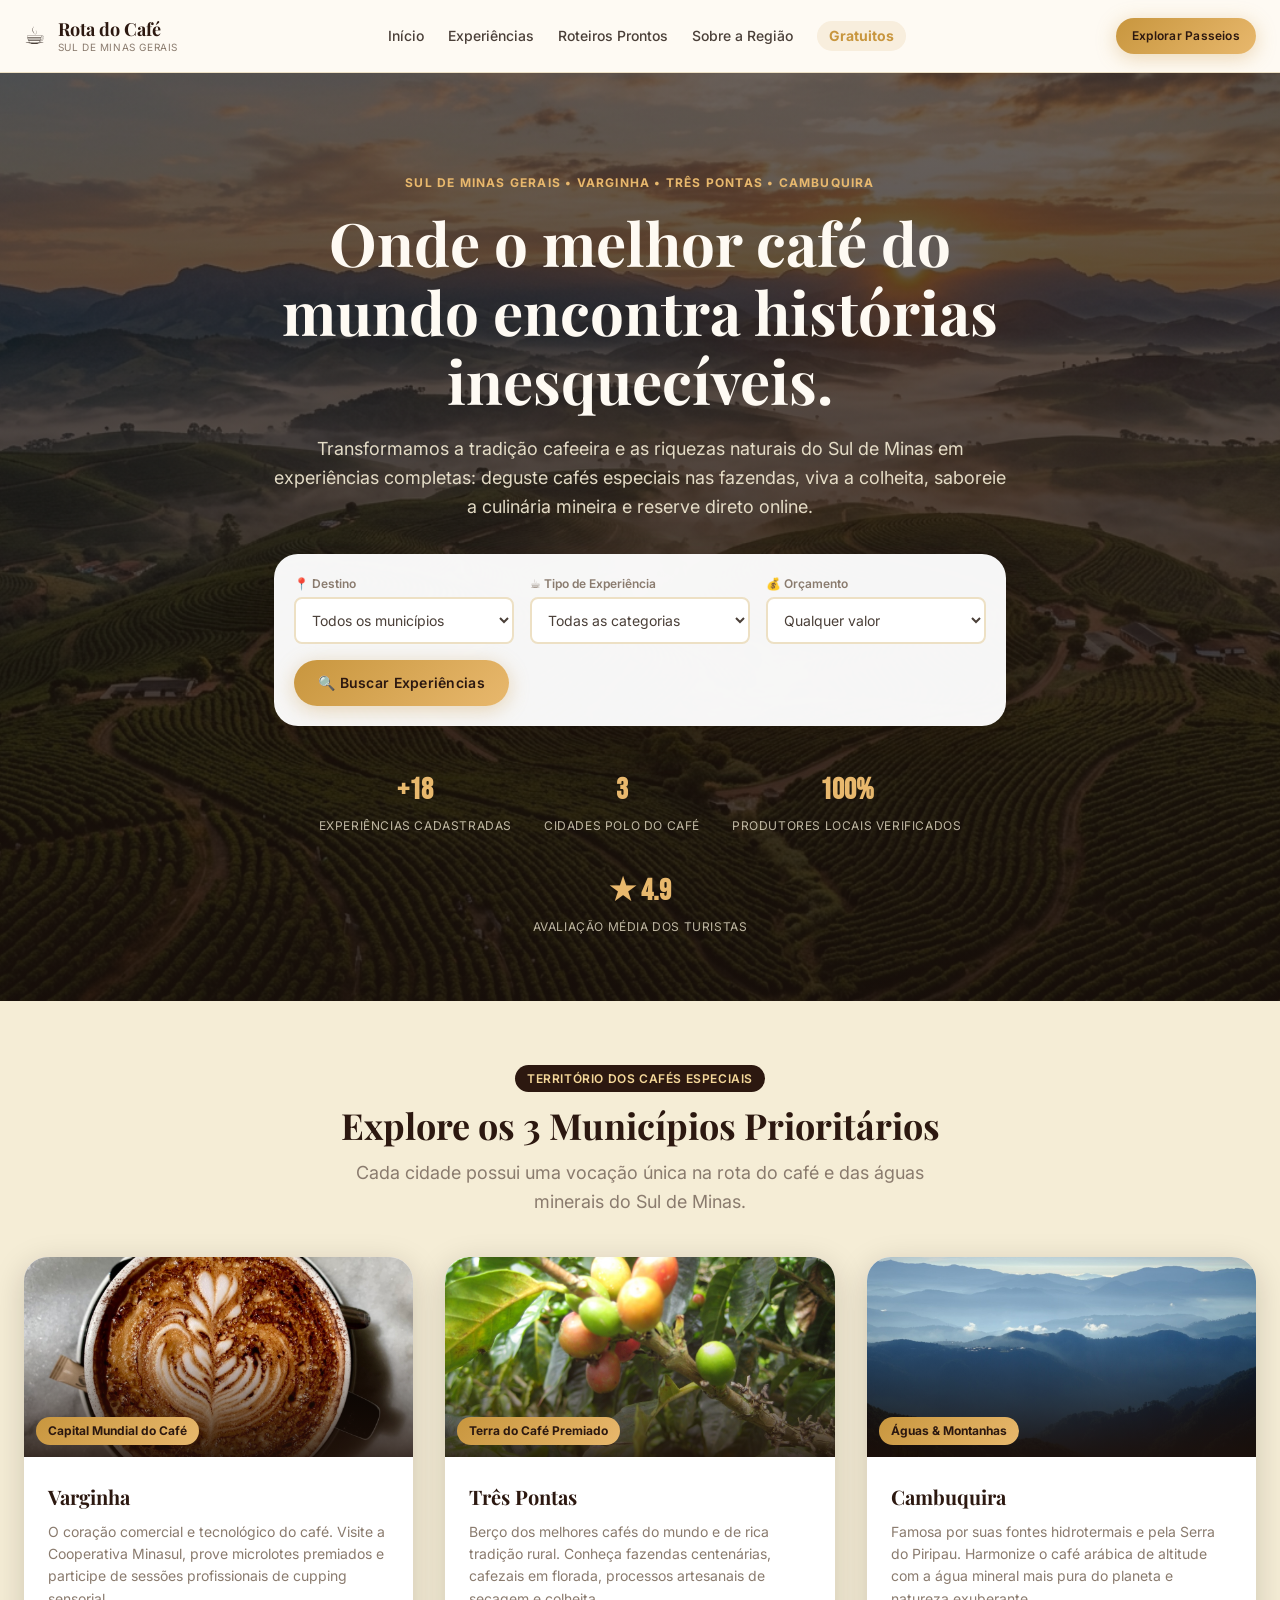
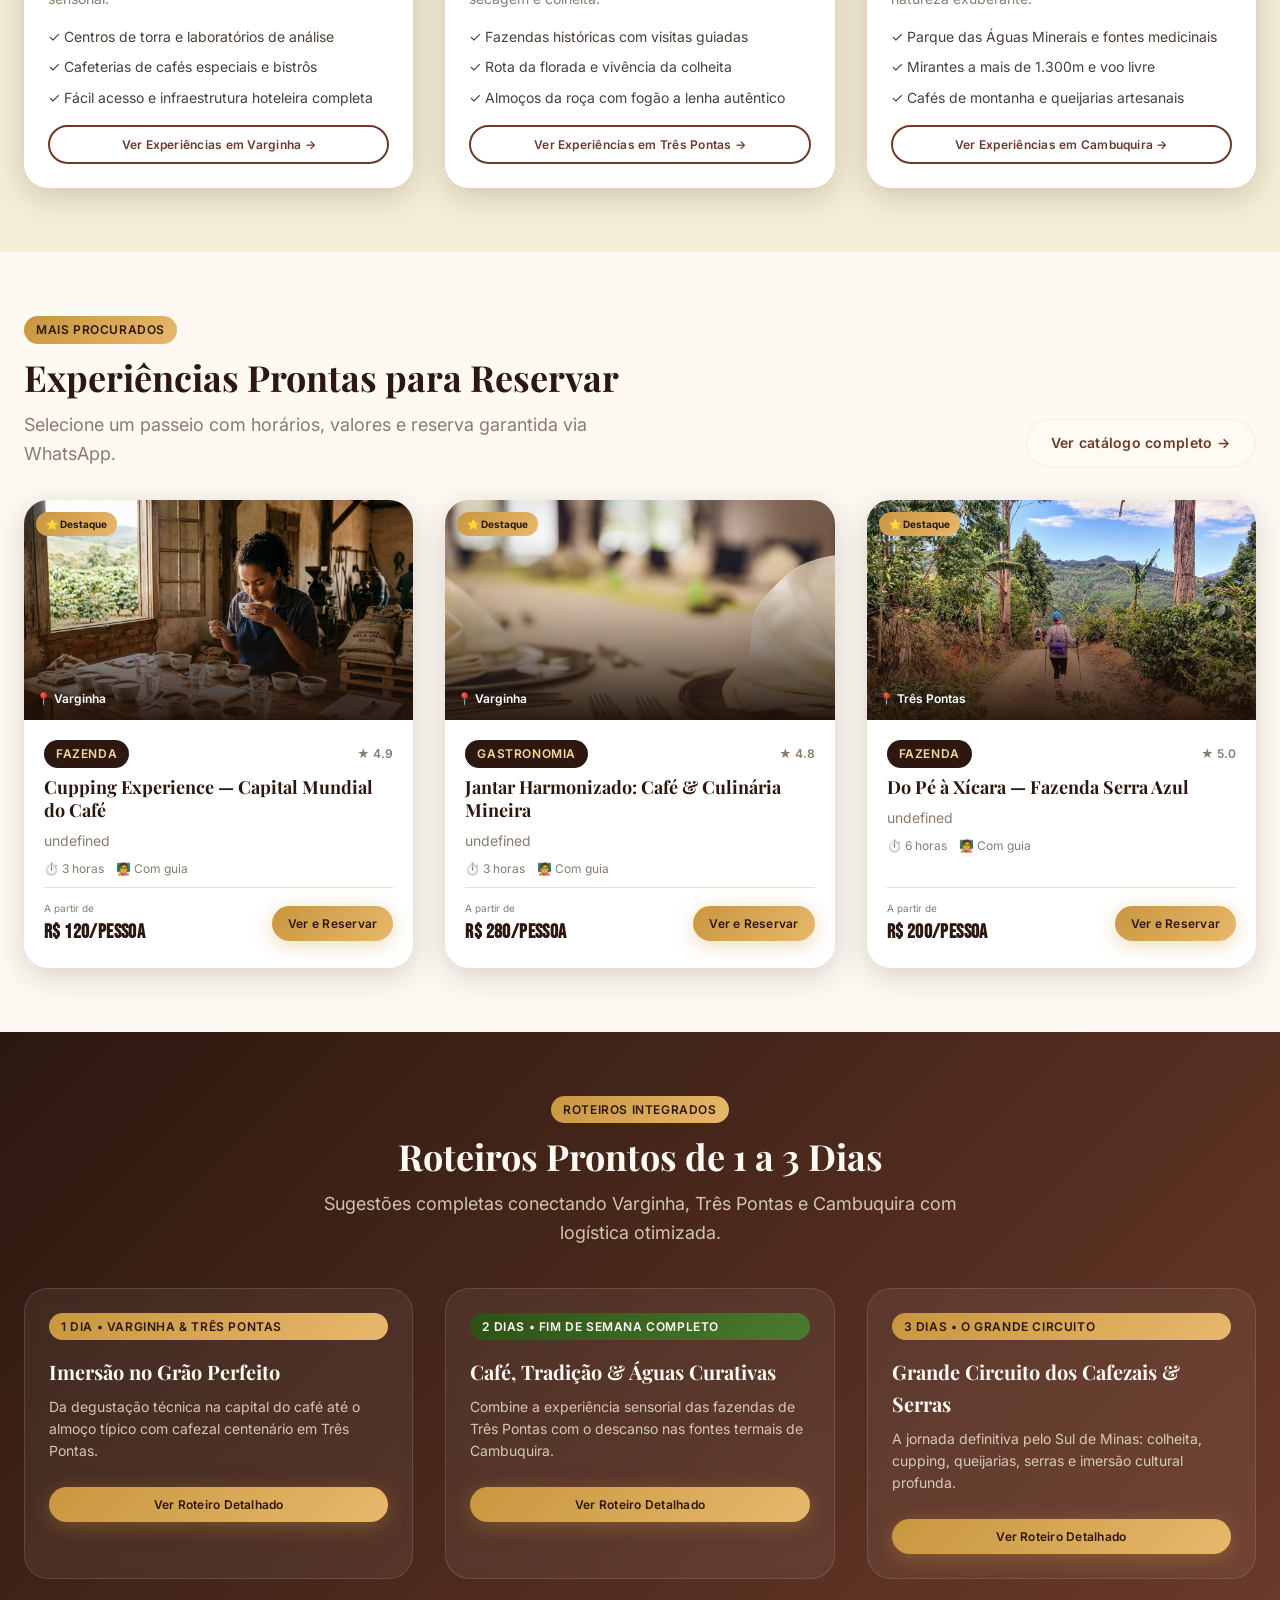
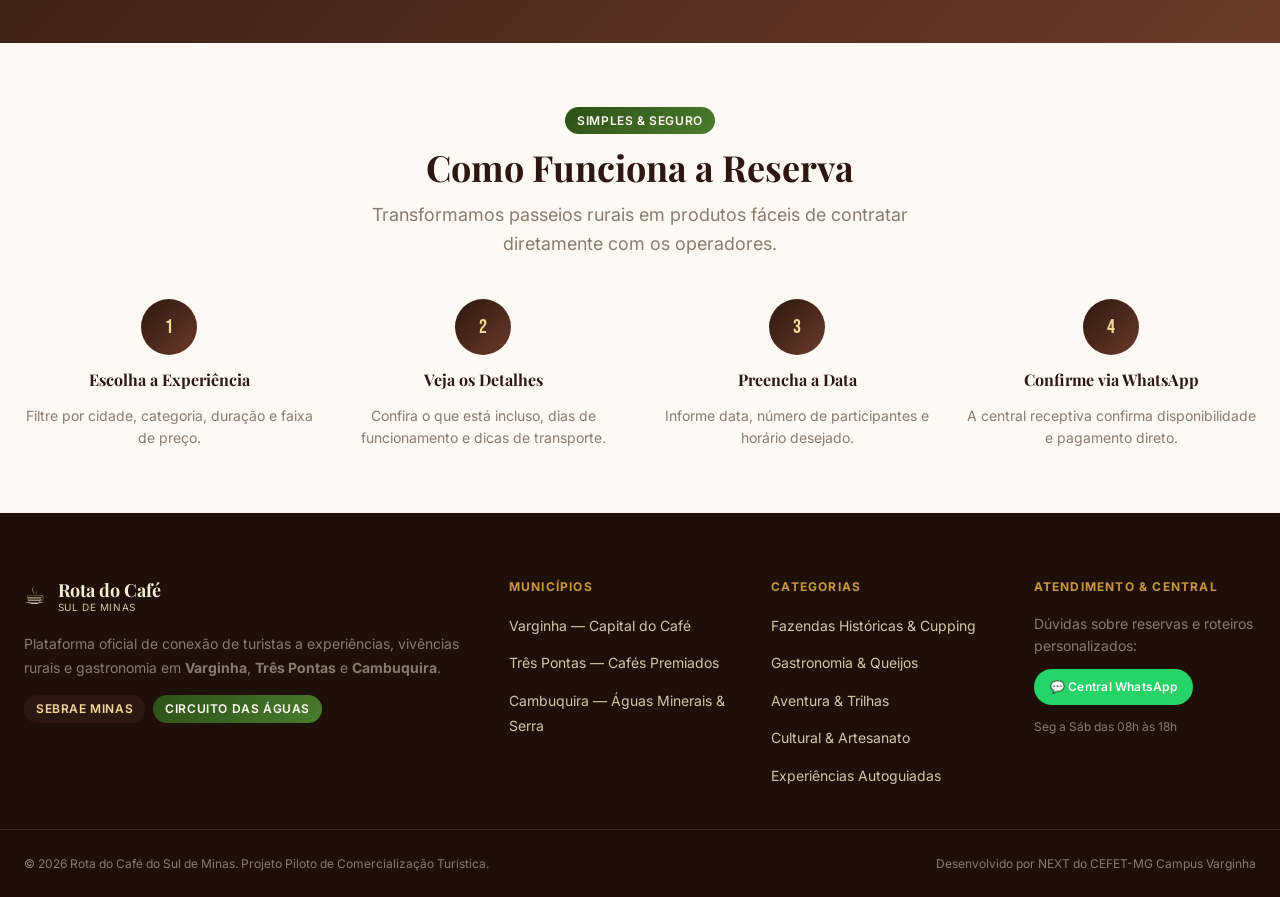
<file: index.html>
<!DOCTYPE html>
<html lang="pt-BR">
<head>
  <meta charset="UTF-8">
  <meta name="viewport" content="width=device-width, initial-scale=1.0">
  <link rel="preconnect" href="https://fonts.googleapis.com">
  <link rel="preconnect" href="https://fonts.gstatic.com" crossorigin>
  <link href="https://fonts.googleapis.com/css2?family=Plus+Jakarta+Sans:wght@400;500;600;700;800&family=Playfair+Display:ital,wght@0,600;0,700;1,400&display=swap" rel="stylesheet">
  <link rel="icon" href="data:image/svg+xml,<svg xmlns=%22http://www.w3.org/2000/svg%22 viewBox=%220 0 100 100%22><text y=%22.9em%22 font-size=%2290%22>%E2%98%95</text></svg>">
  <link rel="stylesheet" href="css/variables.css">
  <link rel="stylesheet" href="css/reset.css">
  <link rel="stylesheet" href="css/components.css">
  <link rel="stylesheet" href="css/main.css">
  <title>Rota do Café — Sul de Minas Gerais | Experiências, Passeios e Roteiros</title>
  <meta name="description" content="Descubra e reserve passeios, cupping de cafés especiais, vivências em fazendas históricas e gastronomia em Varginha, Três Pontas e Cambuquira.">
</head>
<body>


  <header class="header">
    <div class="header-container">
      <a href="index.html" class="logo">
        <span class="logo-icon">☕</span>
        <div class="logo-text">
          <span class="logo-title">Rota do Café</span>
          <span class="logo-subtitle">Sul de Minas Gerais</span>
        </div>
      </a>
      <nav class="nav-links">
        <a href="index.html">Início</a>
        <a href="experiencias.html">Experiências</a>
        <a href="roteiros.html">Roteiros Prontos</a>
        <a href="sobre.html">Sobre a Região</a>
        <a href="experiencias.html?preco=free" class="nav-highlight">Gratuitos</a>
      </nav>
      <div class="header-actions">
        <a href="experiencias.html" class="btn btn-primary btn-sm">Explorar Passeios</a>
        <button class="mobile-toggle" aria-label="Menu Mobile">
          <span></span><span></span><span></span>
        </button>
      </div>
    </div>
  </header>


  <!-- HERO SECTION -->
  <section class="hero-section" style="background: linear-gradient(rgba(26,16,11,0.65), rgba(26,16,11,0.85)), url('assets/images/hero.jpg') center/cover no-repeat;">
    <div class="container hero-content">
      <span class="hero-tag">Sul de Minas Gerais • Varginha • Três Pontas • Cambuquira</span>
      <h1 class="hero-title">Onde o melhor café do mundo encontra histórias inesquecíveis.</h1>
      <p class="hero-sub">
        Transformamos a tradição cafeeira e as riquezas naturais do Sul de Minas em experiências completas: deguste cafés especiais nas fazendas, viva a colheita, saboreie a culinária mineira e reserve direto online.
      </p>

      <!-- BARRA DE BUSCA RÁPIDA -->
      <form class="hero-search-box" action="experiencias.html" method="GET">
        <div class="search-field">
          <label>📍 Destino</label>
          <select name="municipio">
            <option value="all">Todos os municípios</option>
            <option value="Varginha">Varginha</option>
            <option value="Três Pontas">Três Pontas</option>
            <option value="Cambuquira">Cambuquira</option>
          </select>
        </div>
        <div class="search-field">
          <label>☕ Tipo de Experiência</label>
          <select name="categoria">
            <option value="all">Todas as categorias</option>
            <option value="fazenda">Fazendas & Cupping</option>
            <option value="gastronomia">Gastronomia & Queijos</option>
            <option value="aventura">Natureza & Trilhas</option>
            <option value="cultural">Cultura & Artesanato</option>
          </select>
        </div>
        <div class="search-field">
          <label>💰 Orçamento</label>
          <select name="preco">
            <option value="all">Qualquer valor</option>
            <option value="free">Gratuito</option>
            <option value="0-100">Até R$ 100</option>
            <option value="100-200">R$ 100 a R$ 200</option>
            <option value="200+">Acima de R$ 200</option>
          </select>
        </div>
        <button type="submit" class="btn btn-primary search-submit-btn">
          🔍 Buscar Experiências
        </button>
      </form>

      <!-- STATS -->
      <div class="hero-stats">
        <div class="stat-item">
          <strong>+18</strong>
          <span>Experiências cadastradas</span>
        </div>
        <div class="stat-item">
          <strong>3</strong>
          <span>Cidades polo do café</span>
        </div>
        <div class="stat-item">
          <strong>100%</strong>
          <span>Produtores locais verificados</span>
        </div>
        <div class="stat-item">
          <strong>★ 4.9</strong>
          <span>Avaliação média dos turistas</span>
        </div>
      </div>
    </div>
  </section>

  <!-- MUNICÍPIOS PRIORITÁRIOS -->
  <section class="section-padded bg-light">
    <div class="container">
      <div class="section-header text-center">
        <span class="badge badge-cafe">Território dos Cafés Especiais</span>
        <h2>Explore os 3 Municípios Prioritários</h2>
        <p>Cada cidade possui uma vocação única na rota do café e das águas minerais do Sul de Minas.</p>
      </div>

      <div class="grid-3 city-cards-grid">
        <!-- Varginha -->
        <div class="city-card">
          <div class="city-card-img" style="background-image: url('assets/images/varginha-cafe.jpg');">
            <span class="city-badge">Capital Mundial do Café</span>
          </div>
          <div class="city-card-body">
            <h3>Varginha</h3>
            <p>O coração comercial e tecnológico do café. Visite a Cooperativa Minasul, prove microlotes premiados e participe de sessões profissionais de cupping sensorial.</p>
            <ul class="city-features">
              <li>✓ Centros de torra e laboratórios de análise</li>
              <li>✓ Cafeterias de cafés especiais e bistrôs</li>
              <li>✓ Fácil acesso e infraestrutura hoteleira completa</li>
            </ul>
            <a href="experiencias.html?municipio=Varginha" class="btn btn-outline btn-sm w-full mt-4">Ver Experiências em Varginha →</a>
          </div>
        </div>

        <!-- Três Pontas -->
        <div class="city-card">
          <div class="city-card-img" style="background-image: url('assets/images/tres-pontas-cereja.jpg');">
            <span class="city-badge">Terra do Café Premiado</span>
          </div>
          <div class="city-card-body">
            <h3>Três Pontas</h3>
            <p>Berço dos melhores cafés do mundo e de rica tradição rural. Conheça fazendas centenárias, cafezais em florada, processos artesanais de secagem e colheita.</p>
            <ul class="city-features">
              <li>✓ Fazendas históricas com visitas guiadas</li>
              <li>✓ Rota da florada e vivência da colheita</li>
              <li>✓ Almoços da roça com fogão a lenha autêntico</li>
            </ul>
            <a href="experiencias.html?municipio=Tr%C3%AAs+Pontas" class="btn btn-outline btn-sm w-full mt-4">Ver Experiências em Três Pontas →</a>
          </div>
        </div>

        <!-- Cambuquira -->
        <div class="city-card">
          <div class="city-card-img" style="background-image: url('assets/images/cambuquira-serra.jpg');">
            <span class="city-badge">Águas & Montanhas</span>
          </div>
          <div class="city-card-body">
            <h3>Cambuquira</h3>
            <p>Famosa por suas fontes hidrotermais e pela Serra do Piripau. Harmonize o café arábica de altitude com a água mineral mais pura do planeta e natureza exuberante.</p>
            <ul class="city-features">
              <li>✓ Parque das Águas Minerais e fontes medicinais</li>
              <li>✓ Mirantes a mais de 1.300m e voo livre</li>
              <li>✓ Cafés de montanha e queijarias artesanais</li>
            </ul>
            <a href="experiencias.html?municipio=Cambuquira" class="btn btn-outline btn-sm w-full mt-4">Ver Experiências em Cambuquira →</a>
          </div>
        </div>
      </div>
    </div>
  </section>

  <!-- EXPERIÊNCIAS EM DESTAQUE -->
  <section class="section-padded">
    <div class="container">
      <div class="section-header flex-between align-end">
        <div>
          <span class="badge badge-dourado">Mais Procurados</span>
          <h2>Experiências Prontas para Reservar</h2>
          <p>Selecione um passeio com horários, valores e reserva garantida via WhatsApp.</p>
        </div>
        <a href="experiencias.html" class="btn btn-secondary text-cafe">Ver catálogo completo →</a>
      </div>

      <div class="grid-3" id="homeFeaturedGrid">
        <!-- Renderizado dinamicamente via home.js -->
      </div>
    </div>
  </section>

  <!-- ROTEIROS PRONTOS -->
  <section class="section-padded bg-cafe text-white">
    <div class="container">
      <div class="section-header text-center">
        <span class="badge badge-dourado">Roteiros Integrados</span>
        <h2 class="text-white">Roteiros Prontos de 1 a 3 Dias</h2>
        <p class="text-muted-light">Sugestões completas conectando Varginha, Três Pontas e Cambuquira com logística otimizada.</p>
      </div>

      <div class="grid-3">
        <div class="itinerary-mini-card">
          <span class="badge badge-dourado mb-2">1 Dia • Varginha & Três Pontas</span>
          <h3>Imersão no Grão Perfeito</h3>
          <p class="text-sm text-muted-light">Da degustação técnica na capital do café até o almoço típico com cafezal centenário em Três Pontas.</p>
          <a href="roteiros.html" class="btn btn-primary btn-sm mt-4">Ver Roteiro Detalhado</a>
        </div>

        <div class="itinerary-mini-card">
          <span class="badge badge-verde mb-2">2 Dias • Fim de Semana Completo</span>
          <h3>Café, Tradição & Águas Curativas</h3>
          <p class="text-sm text-muted-light">Combine a experiência sensorial das fazendas de Três Pontas com o descanso nas fontes termais de Cambuquira.</p>
          <a href="roteiros.html" class="btn btn-primary btn-sm mt-4">Ver Roteiro Detalhado</a>
        </div>

        <div class="itinerary-mini-card">
          <span class="badge badge-dourado mb-2">3 Dias • O Grande Circuito</span>
          <h3>Grande Circuito dos Cafezais & Serras</h3>
          <p class="text-sm text-muted-light">A jornada definitiva pelo Sul de Minas: colheita, cupping, queijarias, serras e imersão cultural profunda.</p>
          <a href="roteiros.html" class="btn btn-primary btn-sm mt-4">Ver Roteiro Detalhado</a>
        </div>
      </div>
    </div>
  </section>

  <!-- COMO FUNCIONA -->
  <section class="section-padded">
    <div class="container">
      <div class="section-header text-center">
        <span class="badge badge-verde">Simples & Seguro</span>
        <h2>Como Funciona a Reserva</h2>
        <p>Transformamos passeios rurais em produtos fáceis de contratar diretamente com os operadores.</p>
      </div>

      <div class="grid-4 step-guide">
        <div class="step-card">
          <div class="step-icon">1</div>
          <h4>Escolha a Experiência</h4>
          <p class="text-sm text-muted">Filtre por cidade, categoria, duração e faixa de preço.</p>
        </div>
        <div class="step-card">
          <div class="step-icon">2</div>
          <h4>Veja os Detalhes</h4>
          <p class="text-sm text-muted">Confira o que está incluso, dias de funcionamento e dicas de transporte.</p>
        </div>
        <div class="step-card">
          <div class="step-icon">3</div>
          <h4>Preencha a Data</h4>
          <p class="text-sm text-muted">Informe data, número de participantes e horário desejado.</p>
        </div>
        <div class="step-card">
          <div class="step-icon">4</div>
          <h4>Confirme via WhatsApp</h4>
          <p class="text-sm text-muted">A central receptiva confirma disponibilidade e pagamento direto.</p>
        </div>
      </div>
    </div>
  </section>


  <footer class="footer">
    <div class="container footer-content">
      <div class="footer-col brand-col">
        <div class="logo mb-4">
          <span class="logo-icon">☕</span>
          <div class="logo-text">
            <span class="logo-title">Rota do Café</span>
            <span class="logo-subtitle">Sul de Minas</span>
          </div>
        </div>
        <p class="text-sm text-muted">
          Plataforma oficial de conexão de turistas a experiências, vivências rurais e gastronomia em <strong>Varginha</strong>, <strong>Três Pontas</strong> e <strong>Cambuquira</strong>.
        </p>
        <div class="footer-badges mt-4">
          <span class="badge badge-cafe">Sebrae Minas</span>
          <span class="badge badge-verde">Circuito das Águas</span>
        </div>
      </div>

      <div class="footer-col">
        <h4>Municípios</h4>
        <ul>
          <li><a href="experiencias.html?municipio=Varginha">Varginha — Capital do Café</a></li>
          <li><a href="experiencias.html?municipio=Tr%C3%AAs+Pontas">Três Pontas — Cafés Premiados</a></li>
          <li><a href="experiencias.html?municipio=Cambuquira">Cambuquira — Águas Minerais & Serra</a></li>
        </ul>
      </div>

      <div class="footer-col">
        <h4>Categorias</h4>
        <ul>
          <li><a href="experiencias.html?categoria=fazenda">Fazendas Históricas & Cupping</a></li>
          <li><a href="experiencias.html?categoria=gastronomia">Gastronomia & Queijos</a></li>
          <li><a href="experiencias.html?categoria=aventura">Aventura & Trilhas</a></li>
          <li><a href="experiencias.html?categoria=cultural">Cultural & Artesanato</a></li>
          <li><a href="experiencias.html?preco=free">Experiências Autoguiadas</a></li>
        </ul>
      </div>

      <div class="footer-col">
        <h4>Atendimento & Central</h4>
        <p class="text-sm text-muted mb-3">Dúvidas sobre reservas e roteiros personalizados:</p>
        <a href="https://wa.me/5535999887766" target="_blank" class="btn btn-whatsapp btn-sm">
          <span>💬 Central WhatsApp</span>
        </a>
        <p class="text-xs text-muted mt-3">Seg a Sáb das 08h às 18h</p>
      </div>
    </div>

    <div class="footer-bottom">
      <div class="container flex-between">
        <p class="text-xs text-muted">© 2026 Rota do Café do Sul de Minas. Projeto Piloto de Comercialização Turística.</p>
        <p class="text-xs text-muted">Desenvolvido por NEXT do CEFET-MG Campus Varginha</p>
      </div>
    </div>
  </footer>
  <button id="backToTop" class="back-to-top" aria-label="Voltar ao topo">↑</button>


  <script src="js/data.js"></script>
  <script src="js/main.js"></script>
  <script src="js/home.js"></script>
</body>
</html>
</file>
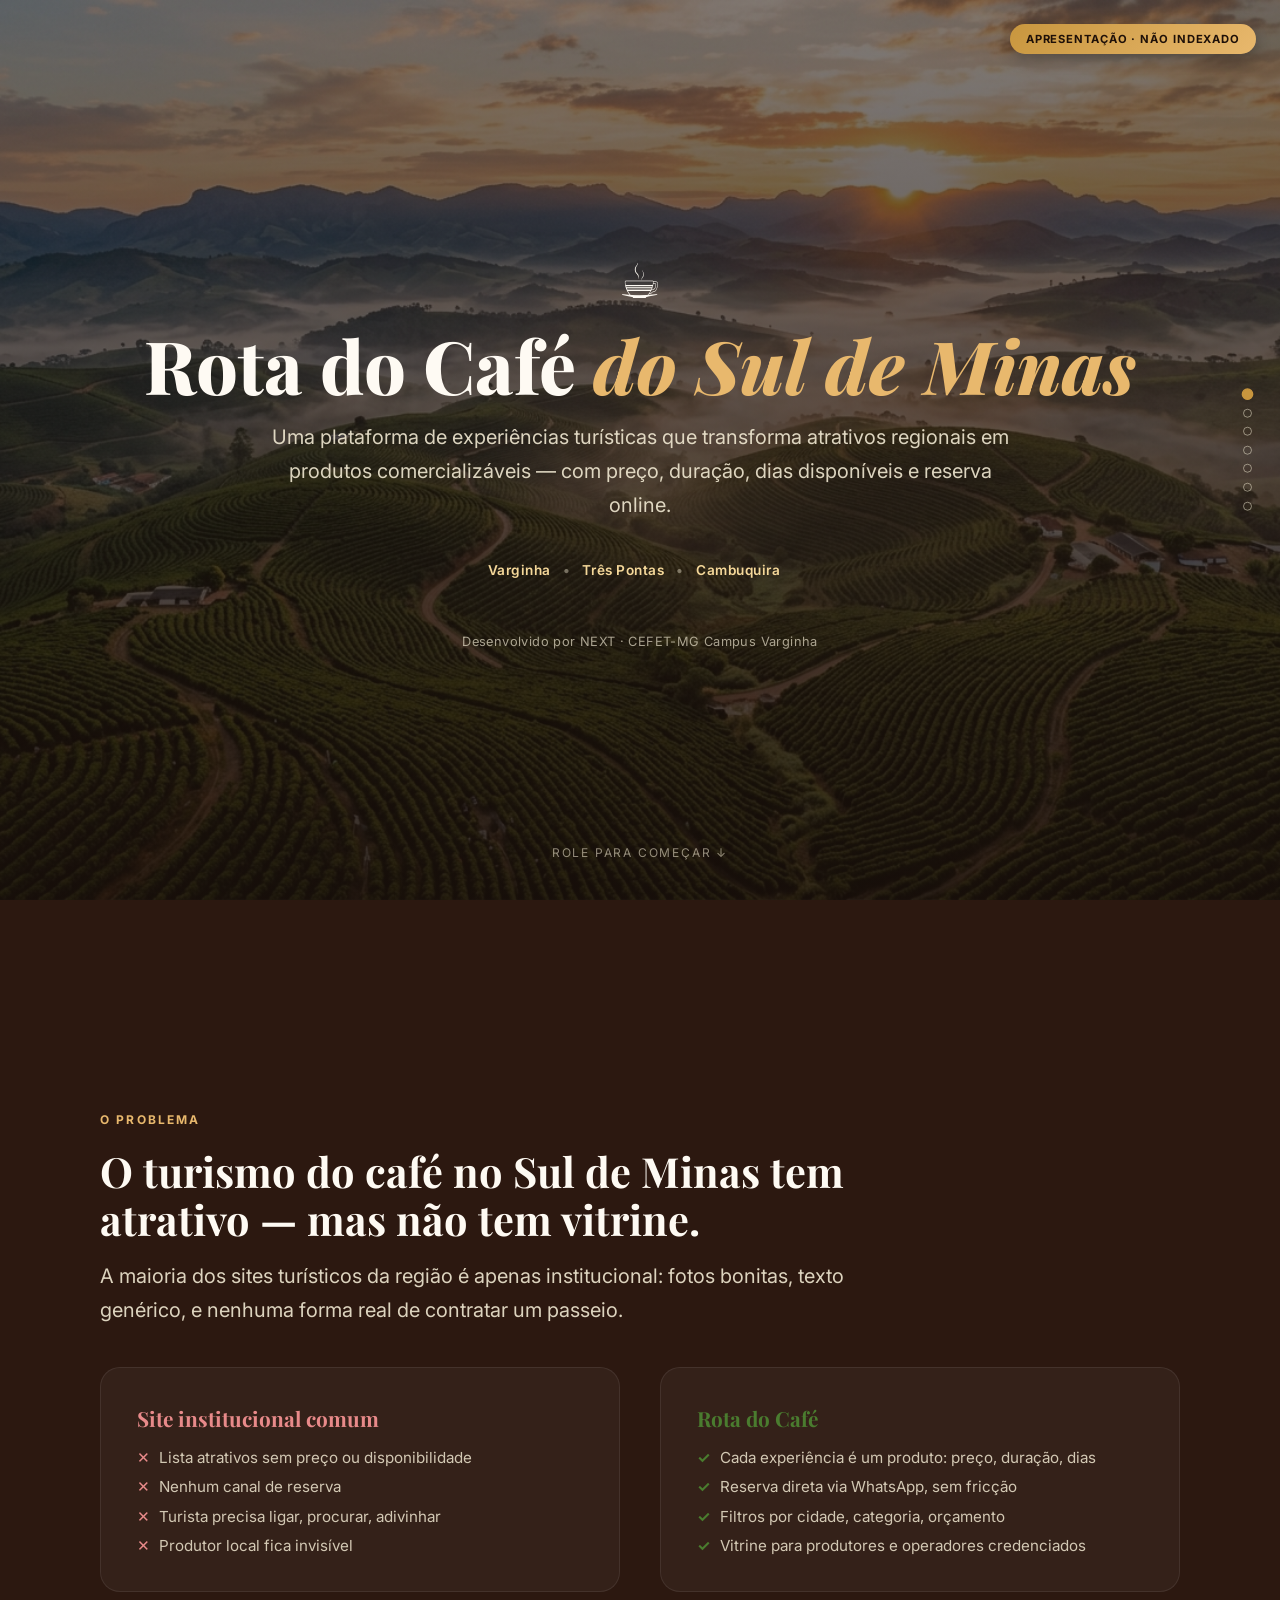
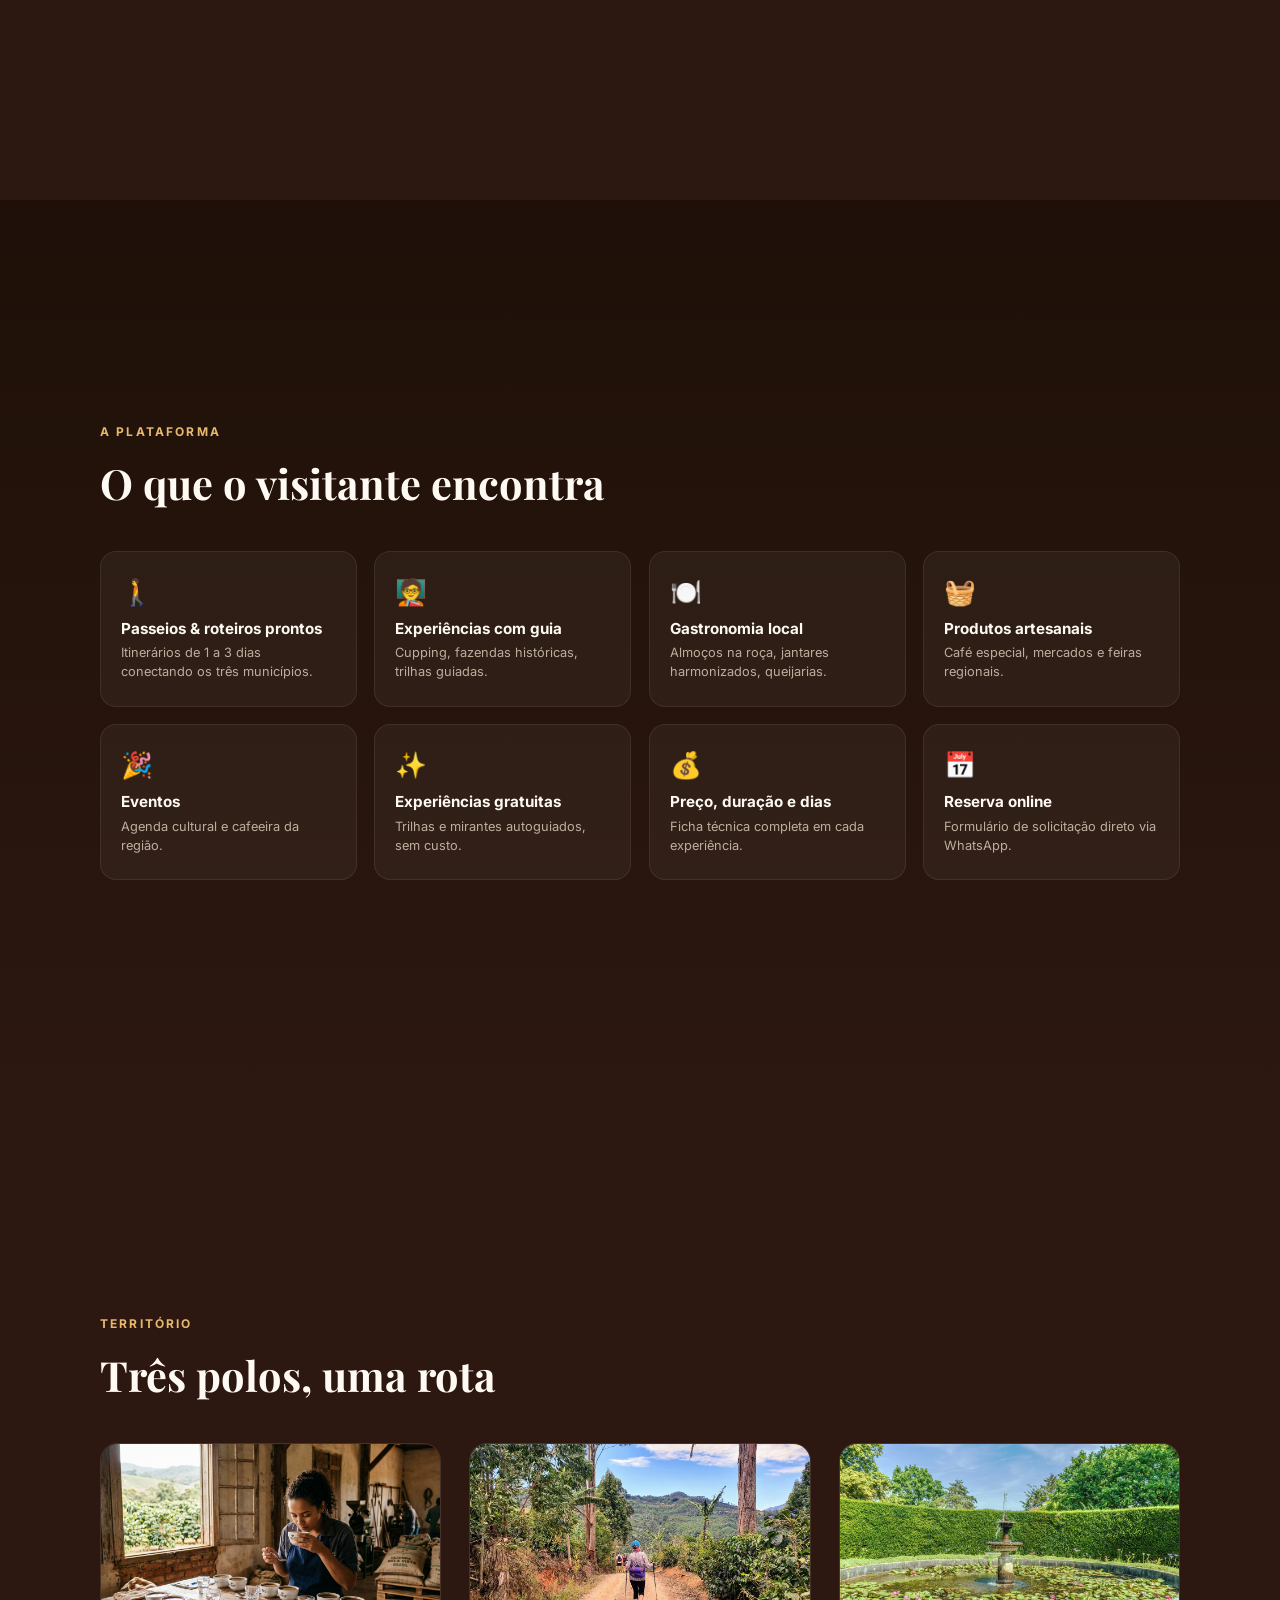
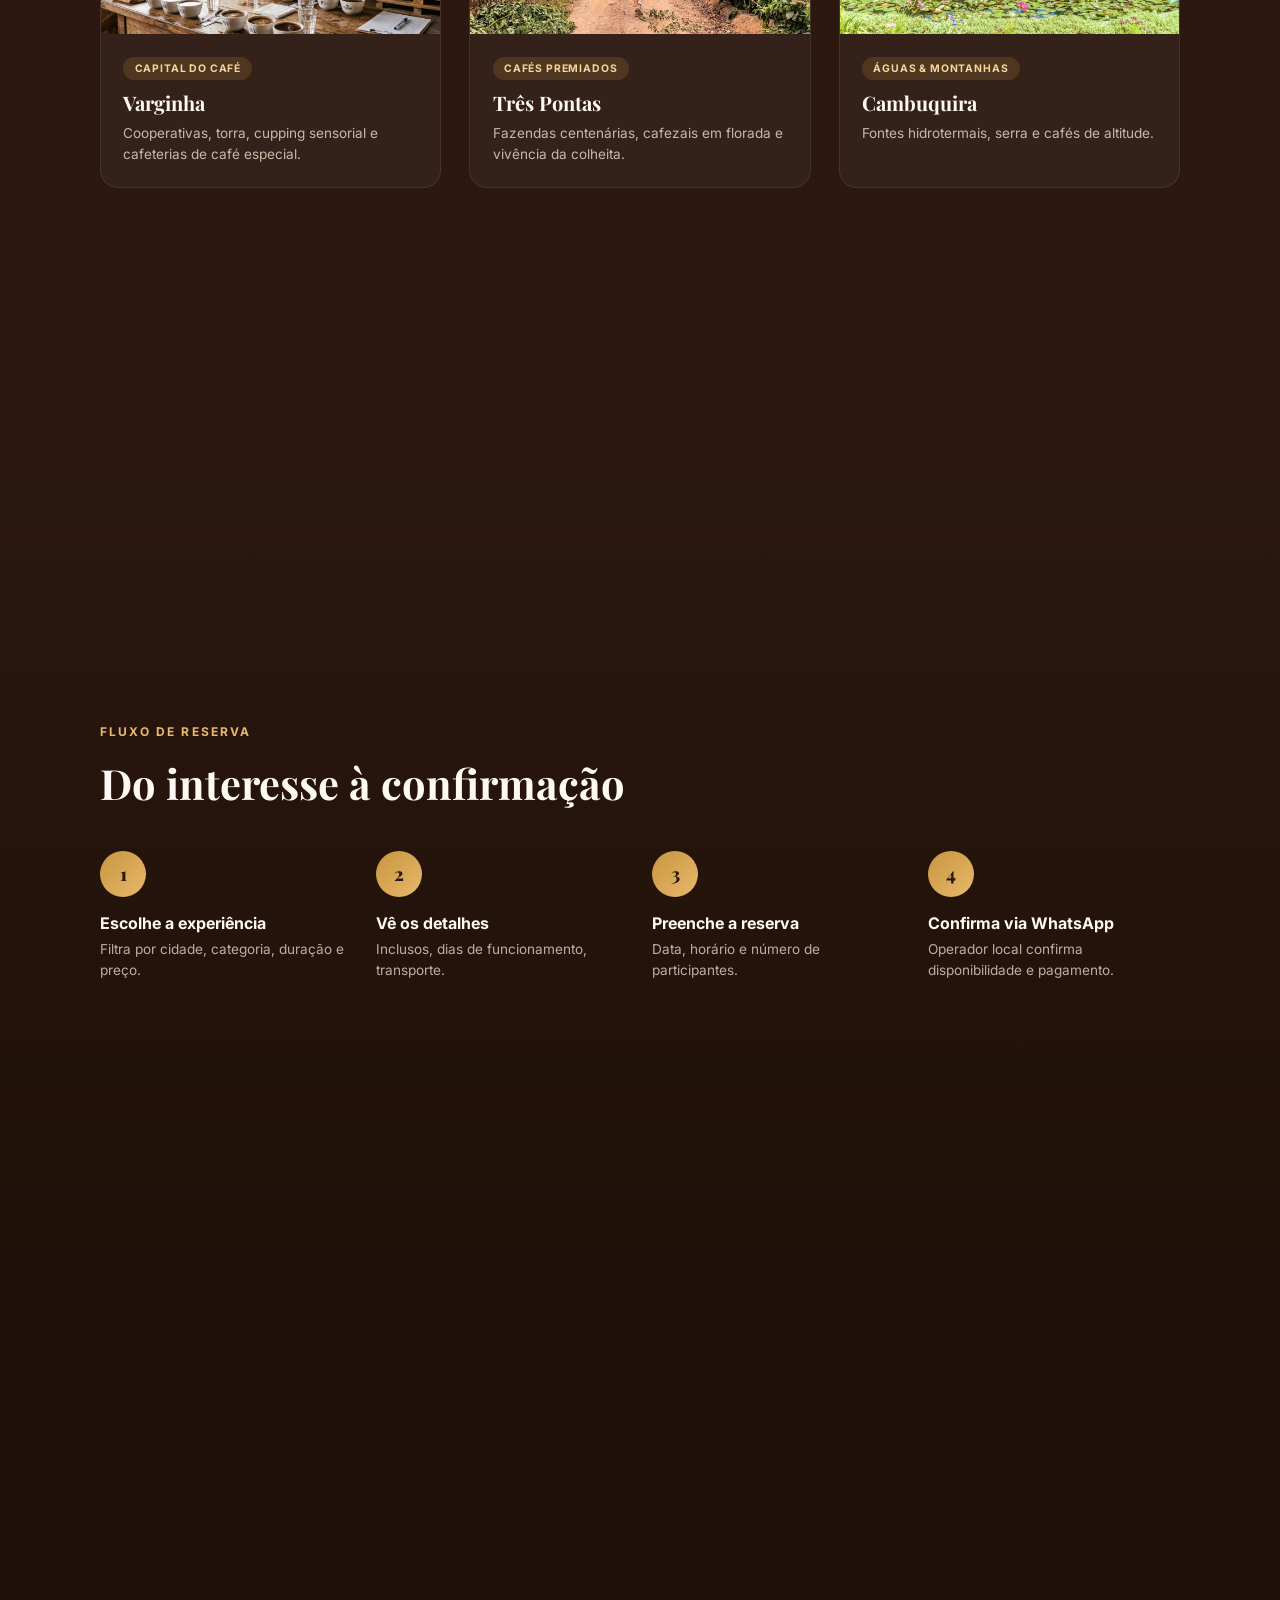
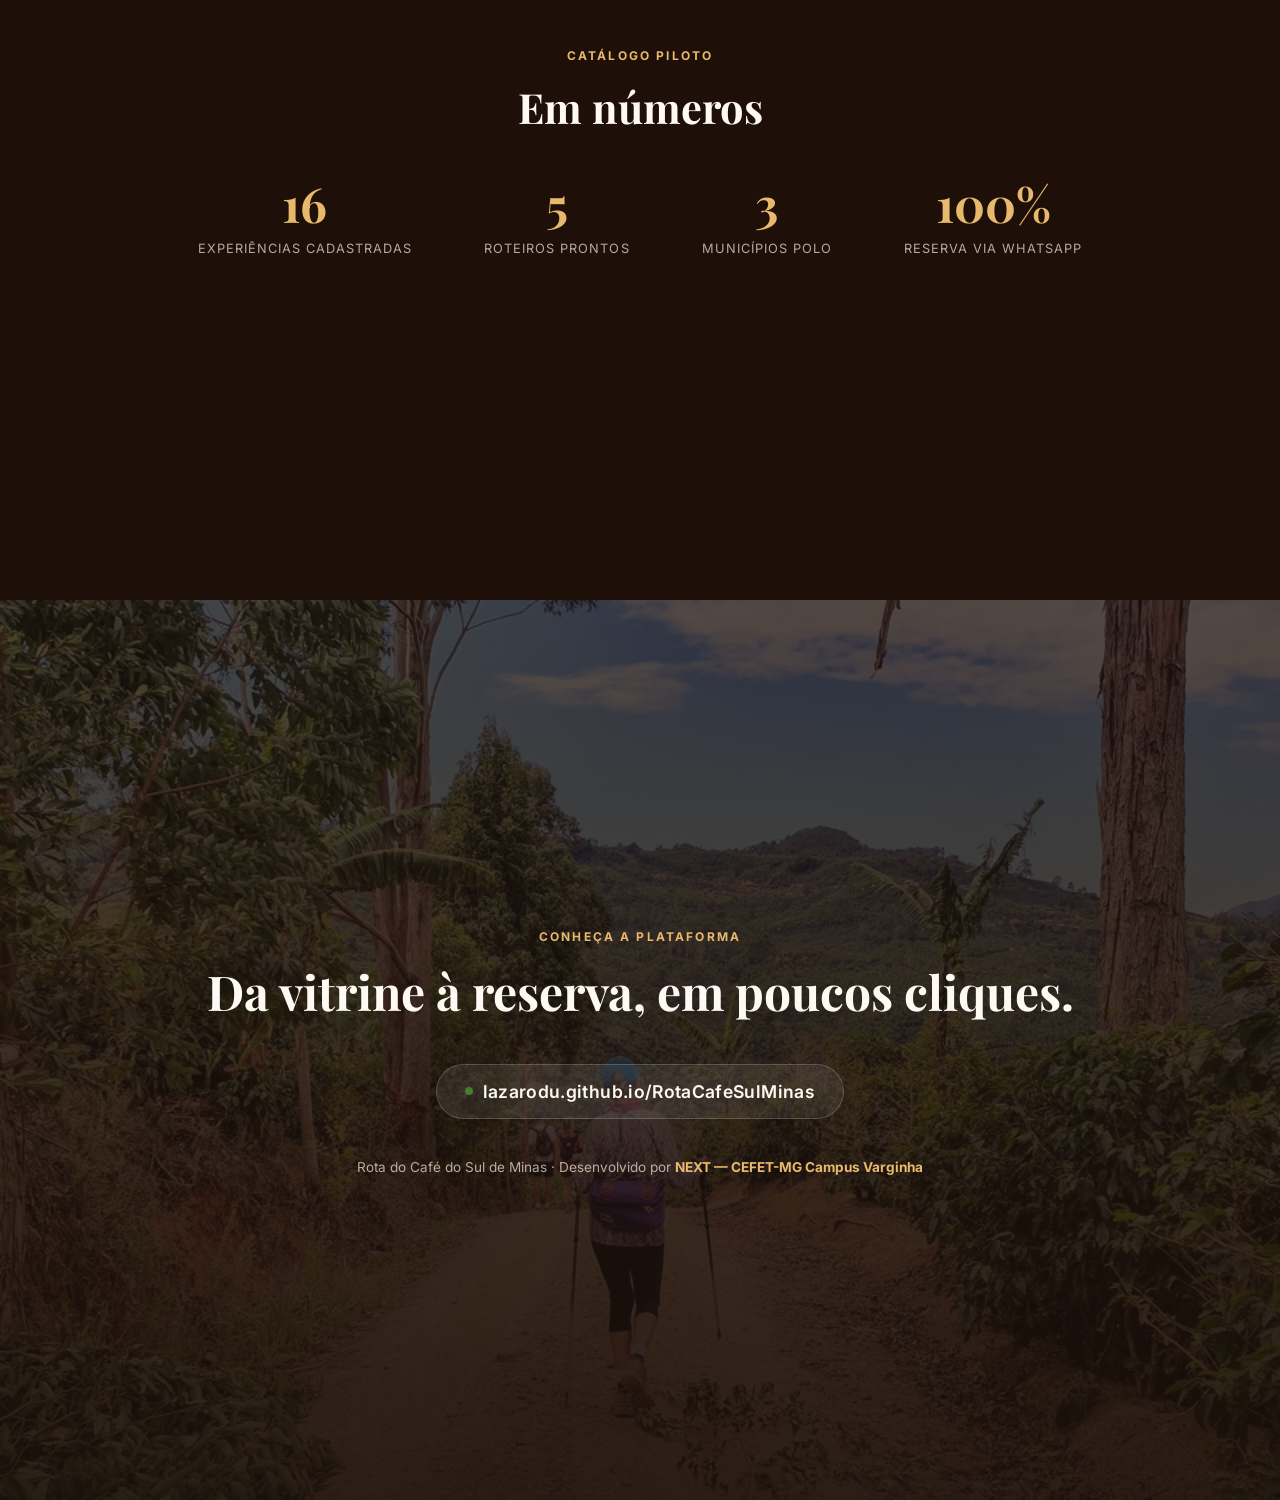
<file: apresentacao.html>
<!DOCTYPE html>
<html lang="pt-BR">
<head>
<meta charset="UTF-8">
<meta name="viewport" content="width=device-width, initial-scale=1.0">
<title>Apresentação — Rota do Café do Sul de Minas</title>
<link rel="icon" href="data:image/svg+xml,<svg xmlns=%22http://www.w3.org/2000/svg%22 viewBox=%220 0 100 100%22><text y=%22.9em%22 font-size=%2290%22>%E2%98%95</text></svg>">
<link href="https://fonts.googleapis.com/css2?family=Playfair+Display:ital,wght@0,600;0,700;0,900;1,400&family=Inter:wght@400;500;600;700;800&display=swap" rel="stylesheet">
<style>
:root{
  --cafe-escuro:#1E1008; --cafe-profundo:#2C1810; --cafe-medio:#6B3A2A; --cafe-claro:#8B5E3C;
  --dourado:#C8963E; --dourado-claro:#E8B86D; --dourado-pale:#F5D89A;
  --verde-escuro:#2D5016; --verde-medio:#4A7C2F;
  --creme:#F5EDD6; --areia:#D4C5A9; --cinza-quente:#8A7B6E; --branco-quente:#FEFAF3;
  --font-serif:'Playfair Display',Georgia,serif; --font-sans:'Inter',system-ui,sans-serif;
}
*,*::before,*::after{box-sizing:border-box;margin:0;padding:0}
html{scroll-behavior:smooth}
body{font-family:var(--font-sans);background:var(--cafe-escuro);color:var(--branco-quente);overflow-x:hidden}
img{max-width:100%;display:block}

.slide{
  min-height:100vh;
  display:flex;
  flex-direction:column;
  align-items:center;
  justify-content:center;
  padding:5rem 6vw;
  position:relative;
  scroll-snap-align:start;
}
.slides{scroll-snap-type:y proximity}
.slide-inner{max-width:1080px;width:100%;}
.eyebrow{
  display:inline-block;font-size:.75rem;font-weight:700;letter-spacing:.18em;text-transform:uppercase;
  color:var(--dourado-claro);margin-bottom:1.25rem;
}
h1{font-family:var(--font-serif);font-weight:800;line-height:1.05;color:var(--branco-quente)}
h2{font-family:var(--font-serif);font-weight:700;color:var(--branco-quente);line-height:1.15}
p.lead{font-size:1.25rem;line-height:1.7;color:rgba(245,237,214,.88);max-width:760px}
.badge-min{
  position:fixed;top:1.5rem;right:1.5rem;z-index:50;font-size:.7rem;font-weight:700;
  letter-spacing:.08em;text-transform:uppercase;color:var(--cafe-escuro);
  background:linear-gradient(135deg,var(--dourado),var(--dourado-claro));
  padding:.5rem 1rem;border-radius:999px;box-shadow:0 4px 16px rgba(0,0,0,.3);
}

/* progress dots */
.dots{position:fixed;right:1.75rem;top:50%;transform:translateY(-50%);display:flex;flex-direction:column;gap:.6rem;z-index:50}
.dots button{width:9px;height:9px;border-radius:50%;border:1.5px solid rgba(245,237,214,.5);background:transparent;cursor:pointer;padding:0;transition:all .25s}
.dots button.active{background:var(--dourado);border-color:var(--dourado);transform:scale(1.3)}

/* ===== SLIDE 1 — CAPA ===== */
#s1{
  background:
    linear-gradient(180deg,rgba(26,16,11,.55) 0%,rgba(26,16,11,.85) 100%),
    url('assets/images/hero.jpg') center/cover no-repeat;
  text-align:center;align-items:center;
}
#s1 .logo-mark{font-size:3rem;margin-bottom:1rem}
#s1 h1{font-size:clamp(2.6rem,6vw,4.6rem);margin-bottom:1rem}
#s1 h1 em{color:var(--dourado-claro);font-style:italic}
#s1 p.lead{margin:0 auto 2.5rem;text-align:center}
#s1 .cities{display:flex;gap:.75rem;justify-content:center;flex-wrap:wrap;font-size:.85rem;color:var(--dourado-pale);font-weight:600;letter-spacing:.04em}
#s1 .cities span::after{content:'•';margin-left:.75rem;color:rgba(245,237,214,.4)}
#s1 .cities span:last-child::after{content:''}
#s1 .credit{margin-top:3.5rem;font-size:.8rem;color:rgba(245,237,214,.65);letter-spacing:.03em}
#s1 .scroll-hint{position:absolute;bottom:2.5rem;font-size:.75rem;letter-spacing:.15em;text-transform:uppercase;color:rgba(245,237,214,.55);animation:bounce 2s ease-in-out infinite}
@keyframes bounce{0%,100%{transform:translateY(0)}50%{transform:translateY(8px)}}

/* ===== SLIDE 2 — PROBLEMA ===== */
#s2{background:var(--cafe-profundo)}
#s2 .compare{display:grid;grid-template-columns:1fr 1fr;gap:2.5rem;margin-top:2.5rem}
.compare-card{background:rgba(255,255,255,.04);border:1px solid rgba(255,255,255,.08);border-radius:20px;padding:2.25rem}
.compare-card h3{font-family:var(--font-serif);font-size:1.3rem;margin-bottom:1rem}
.compare-card.no h3{color:#E88A8A}
.compare-card.yes h3{color:var(--verde-medio);}
.compare-card ul{list-style:none;display:flex;flex-direction:column;gap:.65rem}
.compare-card li{font-size:.95rem;color:rgba(245,237,214,.82);display:flex;gap:.6rem;align-items:flex-start}
.compare-card.no li::before{content:'✕';color:#E88A8A;font-weight:700;flex-shrink:0}
.compare-card.yes li::before{content:'✓';color:var(--verde-medio);font-weight:700;flex-shrink:0}

/* ===== SLIDE 3 — O QUE A PLATAFORMA OFERECE ===== */
#s3{background:linear-gradient(180deg,var(--cafe-escuro),var(--cafe-profundo))}
.feat-grid{display:grid;grid-template-columns:repeat(4,1fr);gap:1.1rem;margin-top:2.75rem}
.feat{background:rgba(255,255,255,.045);border:1px solid rgba(255,255,255,.08);border-radius:16px;padding:1.5rem 1.25rem;text-align:left;transition:transform .2s}
.feat .ic{font-size:1.6rem;margin-bottom:.75rem;display:block}
.feat h4{font-size:.95rem;font-weight:700;margin-bottom:.35rem;color:var(--branco-quente)}
.feat p{font-size:.8rem;color:rgba(245,237,214,.7);line-height:1.5}

/* ===== SLIDE 4 — AS TRÊS CIDADES ===== */
#s4{background:var(--cafe-profundo)}
.city-grid{display:grid;grid-template-columns:repeat(3,1fr);gap:1.75rem;margin-top:2.75rem}
.city-card2{border-radius:18px;overflow:hidden;background:rgba(255,255,255,.04);border:1px solid rgba(255,255,255,.08)}
.city-card2 .img{height:190px;background-size:cover;background-position:center}
.city-card2 .body{padding:1.4rem}
.city-card2 h3{font-family:var(--font-serif);font-size:1.25rem;margin-bottom:.4rem}
.city-card2 p{font-size:.85rem;color:rgba(245,237,214,.75);line-height:1.55}
.city-card2 .tag{display:inline-block;font-size:.65rem;font-weight:700;text-transform:uppercase;letter-spacing:.08em;color:var(--dourado-pale);background:rgba(200,150,62,.18);padding:.3rem .7rem;border-radius:999px;margin-bottom:.6rem}

/* ===== SLIDE 5 — COMO FUNCIONA ===== */
#s5{background:linear-gradient(180deg,var(--cafe-profundo),var(--cafe-escuro))}
.steps-row{display:grid;grid-template-columns:repeat(4,1fr);gap:1.5rem;margin-top:2.75rem;counter-reset:step}
.step2{text-align:left}
.step2 .num{width:46px;height:46px;border-radius:50%;background:linear-gradient(135deg,var(--dourado),var(--dourado-claro));color:var(--cafe-profundo);display:flex;align-items:center;justify-content:center;font-family:var(--font-serif);font-weight:800;font-size:1.15rem;margin-bottom:1rem}
.step2 h4{font-size:1rem;margin-bottom:.4rem}
.step2 p{font-size:.85rem;color:rgba(245,237,214,.72);line-height:1.5}

/* ===== SLIDE 6 — NUMEROS ===== */
#s6{background:var(--cafe-escuro);text-align:center}
.stat-row{display:flex;justify-content:center;gap:4.5rem;flex-wrap:wrap;margin-top:2.5rem}
.stat2{display:flex;flex-direction:column;gap:.35rem}
.stat2 strong{font-family:var(--font-serif);font-size:3rem;color:var(--dourado-claro)}
.stat2 span{font-size:.8rem;text-transform:uppercase;letter-spacing:.08em;color:rgba(245,237,214,.7)}

/* ===== SLIDE 7 — FECHAMENTO ===== */
#s7{
  background:
    linear-gradient(180deg,rgba(26,16,11,.75),rgba(26,16,11,.92)),
    url('assets/images/cafezal-fazenda.jpg') center/cover no-repeat;
  text-align:center;align-items:center;
}
#s7 h2{font-size:clamp(2rem,4.5vw,3rem);margin-bottom:1.25rem}
#s7 .url-box{
  display:inline-flex;align-items:center;gap:.6rem;background:rgba(255,255,255,.08);border:1px solid rgba(255,255,255,.18);
  padding:1rem 1.75rem;border-radius:999px;font-size:1.1rem;font-weight:600;margin:1.5rem 0 2.5rem;letter-spacing:.02em;
}
#s7 .url-box .dot{width:8px;height:8px;border-radius:50%;background:var(--verde-medio)}
#s7 .credit2{font-size:.85rem;color:rgba(245,237,214,.7)}
#s7 .credit2 strong{color:var(--dourado-claro)}

@media (max-width:900px){
  .compare{grid-template-columns:1fr}
  .feat-grid{grid-template-columns:repeat(2,1fr)}
  .city-grid{grid-template-columns:1fr}
  .steps-row{grid-template-columns:repeat(2,1fr)}
  .stat-row{gap:2.25rem}
  .dots{display:none}
}
</style>
</head>
<body>

<div class="badge-min">Apresentação · não indexado</div>
<nav class="dots" id="dots"></nav>

<main class="slides">

  <section class="slide" id="s1">
    <div class="slide-inner">
      <div class="logo-mark">☕</div>
      <h1>Rota do Café <em>do Sul de Minas</em></h1>
      <p class="lead">Uma plataforma de experiências turísticas que transforma atrativos regionais em produtos comercializáveis — com preço, duração, dias disponíveis e reserva online.</p>
      <div class="cities"><span>Varginha</span><span>Três Pontas</span><span>Cambuquira</span></div>
      <div class="credit">Desenvolvido por NEXT · CEFET-MG Campus Varginha</div>
    </div>
    <div class="scroll-hint">Role para começar ↓</div>
  </section>

  <section class="slide" id="s2">
    <div class="slide-inner">
      <span class="eyebrow">O Problema</span>
      <h2 style="font-size:clamp(1.8rem,3.5vw,2.6rem);max-width:820px;margin-bottom:1rem">O turismo do café no Sul de Minas tem atrativo — mas não tem vitrine.</h2>
      <p class="lead" style="margin-bottom:0">A maioria dos sites turísticos da região é apenas institucional: fotos bonitas, texto genérico, e nenhuma forma real de contratar um passeio.</p>
      <div class="compare">
        <div class="compare-card no">
          <h3>Site institucional comum</h3>
          <ul>
            <li>Lista atrativos sem preço ou disponibilidade</li>
            <li>Nenhum canal de reserva</li>
            <li>Turista precisa ligar, procurar, adivinhar</li>
            <li>Produtor local fica invisível</li>
          </ul>
        </div>
        <div class="compare-card yes">
          <h3>Rota do Café</h3>
          <ul>
            <li>Cada experiência é um produto: preço, duração, dias</li>
            <li>Reserva direta via WhatsApp, sem fricção</li>
            <li>Filtros por cidade, categoria, orçamento</li>
            <li>Vitrine para produtores e operadores credenciados</li>
          </ul>
        </div>
      </div>
    </div>
  </section>

  <section class="slide" id="s3">
    <div class="slide-inner">
      <span class="eyebrow">A Plataforma</span>
      <h2 style="font-size:clamp(1.8rem,3.5vw,2.6rem);max-width:760px">O que o visitante encontra</h2>
      <div class="feat-grid">
        <div class="feat"><span class="ic">🚶</span><h4>Passeios & roteiros prontos</h4><p>Itinerários de 1 a 3 dias conectando os três municípios.</p></div>
        <div class="feat"><span class="ic">🧑‍🏫</span><h4>Experiências com guia</h4><p>Cupping, fazendas históricas, trilhas guiadas.</p></div>
        <div class="feat"><span class="ic">🍽️</span><h4>Gastronomia local</h4><p>Almoços na roça, jantares harmonizados, queijarias.</p></div>
        <div class="feat"><span class="ic">🧺</span><h4>Produtos artesanais</h4><p>Café especial, mercados e feiras regionais.</p></div>
        <div class="feat"><span class="ic">🎉</span><h4>Eventos</h4><p>Agenda cultural e cafeeira da região.</p></div>
        <div class="feat"><span class="ic">✨</span><h4>Experiências gratuitas</h4><p>Trilhas e mirantes autoguiados, sem custo.</p></div>
        <div class="feat"><span class="ic">💰</span><h4>Preço, duração e dias</h4><p>Ficha técnica completa em cada experiência.</p></div>
        <div class="feat"><span class="ic">📅</span><h4>Reserva online</h4><p>Formulário de solicitação direto via WhatsApp.</p></div>
      </div>
    </div>
  </section>

  <section class="slide" id="s4">
    <div class="slide-inner">
      <span class="eyebrow">Território</span>
      <h2 style="font-size:clamp(1.8rem,3.5vw,2.6rem)">Três polos, uma rota</h2>
      <div class="city-grid">
        <div class="city-card2">
          <div class="img" style="background-image:url('assets/images/cupping.jpg')"></div>
          <div class="body">
            <span class="tag">Capital do Café</span>
            <h3>Varginha</h3>
            <p>Cooperativas, torra, cupping sensorial e cafeterias de café especial.</p>
          </div>
        </div>
        <div class="city-card2">
          <div class="img" style="background-image:url('assets/images/cafezal-fazenda.jpg')"></div>
          <div class="body">
            <span class="tag">Cafés Premiados</span>
            <h3>Três Pontas</h3>
            <p>Fazendas centenárias, cafezais em florada e vivência da colheita.</p>
          </div>
        </div>
        <div class="city-card2">
          <div class="img" style="background-image:url('assets/images/parque-aguas.jpg')"></div>
          <div class="body">
            <span class="tag">Águas & Montanhas</span>
            <h3>Cambuquira</h3>
            <p>Fontes hidrotermais, serra e cafés de altitude.</p>
          </div>
        </div>
      </div>
    </div>
  </section>

  <section class="slide" id="s5">
    <div class="slide-inner">
      <span class="eyebrow">Fluxo de Reserva</span>
      <h2 style="font-size:clamp(1.8rem,3.5vw,2.6rem)">Do interesse à confirmação</h2>
      <div class="steps-row">
        <div class="step2"><div class="num">1</div><h4>Escolhe a experiência</h4><p>Filtra por cidade, categoria, duração e preço.</p></div>
        <div class="step2"><div class="num">2</div><h4>Vê os detalhes</h4><p>Inclusos, dias de funcionamento, transporte.</p></div>
        <div class="step2"><div class="num">3</div><h4>Preenche a reserva</h4><p>Data, horário e número de participantes.</p></div>
        <div class="step2"><div class="num">4</div><h4>Confirma via WhatsApp</h4><p>Operador local confirma disponibilidade e pagamento.</p></div>
      </div>
    </div>
  </section>

  <section class="slide" id="s6">
    <div class="slide-inner">
      <span class="eyebrow">Catálogo Piloto</span>
      <h2 style="font-size:clamp(1.8rem,3.5vw,2.6rem)">Em números</h2>
      <div class="stat-row">
        <div class="stat2"><strong>16</strong><span>Experiências cadastradas</span></div>
        <div class="stat2"><strong>5</strong><span>Roteiros prontos</span></div>
        <div class="stat2"><strong>3</strong><span>Municípios polo</span></div>
        <div class="stat2"><strong>100%</strong><span>Reserva via WhatsApp</span></div>
      </div>
    </div>
  </section>

  <section class="slide" id="s7">
    <div class="slide-inner">
      <span class="eyebrow" style="color:var(--dourado-claro)">Conheça a plataforma</span>
      <h2>Da vitrine à reserva, em poucos cliques.</h2>
      <div class="url-box"><span class="dot"></span> lazarodu.github.io/RotaCafeSulMinas</div>
      <p class="credit2">Rota do Café do Sul de Minas · Desenvolvido por <strong>NEXT — CEFET-MG Campus Varginha</strong></p>
    </div>
  </section>

</main>

<script>
(function(){
  const slides = Array.from(document.querySelectorAll('.slide'));
  const dotsWrap = document.getElementById('dots');
  slides.forEach((s,i)=>{
    const b = document.createElement('button');
    b.setAttribute('aria-label','Slide '+(i+1));
    b.addEventListener('click',()=>s.scrollIntoView({behavior:'smooth'}));
    dotsWrap.appendChild(b);
  });
  const dots = Array.from(dotsWrap.children);

  const io = new IntersectionObserver((entries)=>{
    entries.forEach(e=>{
      if(e.isIntersecting){
        const idx = slides.indexOf(e.target);
        dots.forEach(d=>d.classList.remove('active'));
        if(dots[idx]) dots[idx].classList.add('active');
      }
    });
  }, {threshold:0.5});
  slides.forEach(s=>io.observe(s));

  document.addEventListener('keydown', (e)=>{
    const current = slides.findIndex(s=>{
      const r = s.getBoundingClientRect();
      return r.top >= -50 && r.top < window.innerHeight/2;
    });
    if(e.key==='ArrowDown' || e.key==='PageDown'){
      e.preventDefault();
      const next = slides[Math.min(current+1, slides.length-1)];
      if(next) next.scrollIntoView({behavior:'smooth'});
    }
    if(e.key==='ArrowUp' || e.key==='PageUp'){
      e.preventDefault();
      const prev = slides[Math.max(current-1,0)];
      if(prev) prev.scrollIntoView({behavior:'smooth'});
    }
  });
})();
</script>

</body>
</html>
</file>
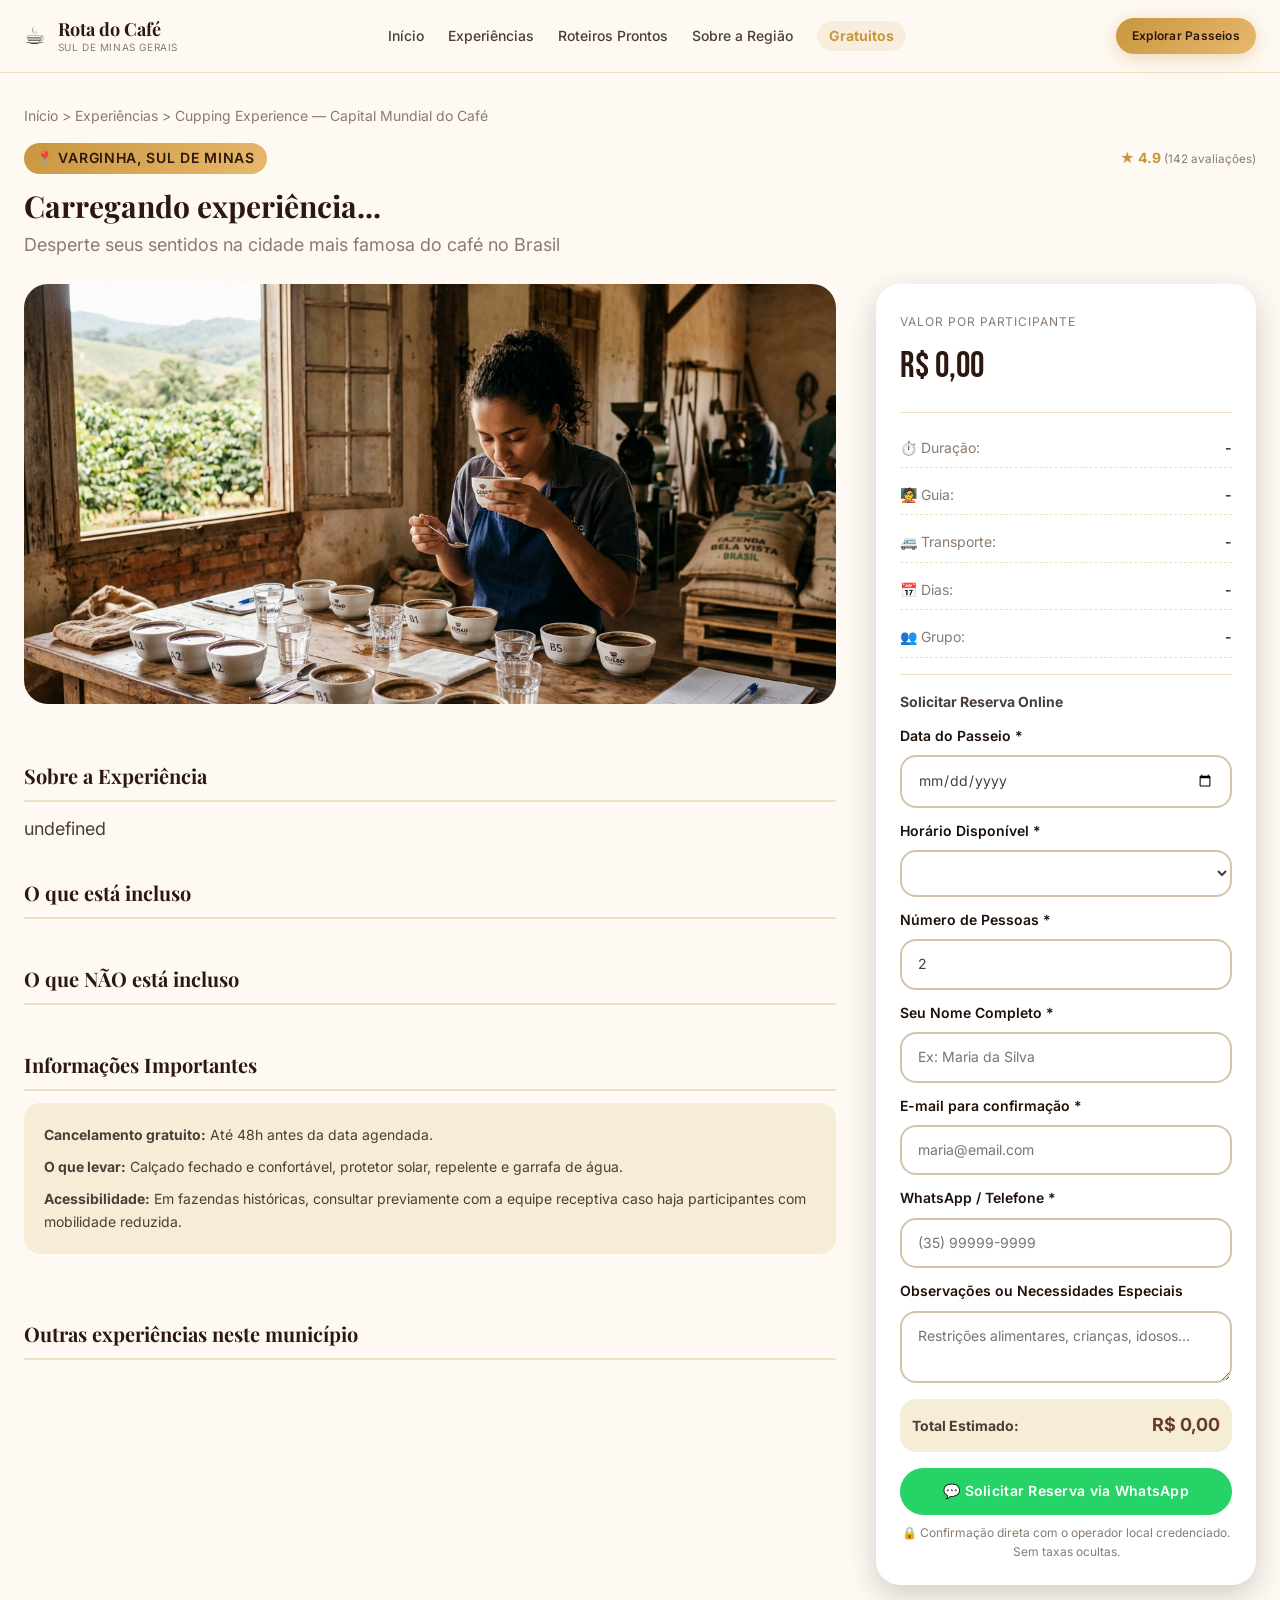
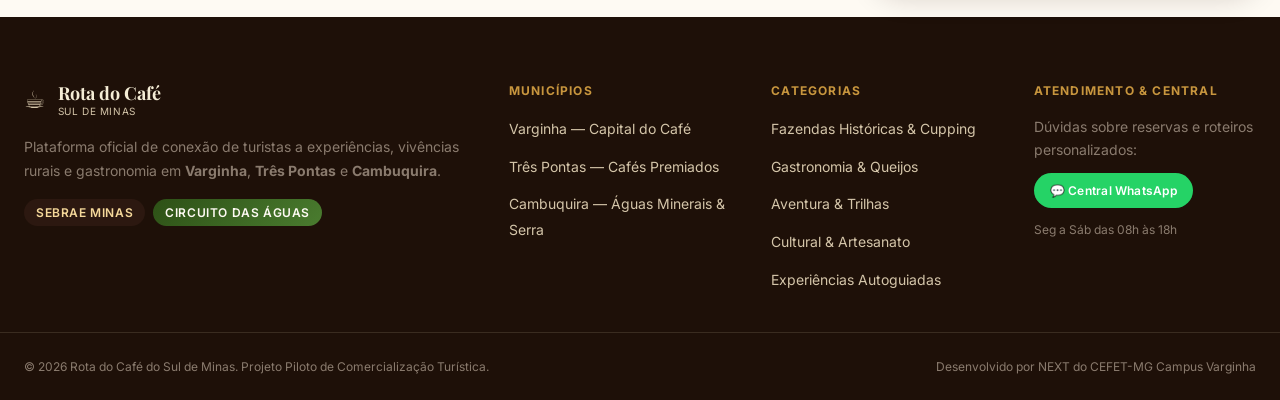
<file: experiencia.html>
<!DOCTYPE html>
<html lang="pt-BR">
<head>
  <meta charset="UTF-8">
  <meta name="viewport" content="width=device-width, initial-scale=1.0">
  <link rel="preconnect" href="https://fonts.googleapis.com">
  <link rel="preconnect" href="https://fonts.gstatic.com" crossorigin>
  <link href="https://fonts.googleapis.com/css2?family=Plus+Jakarta+Sans:wght@400;500;600;700;800&family=Playfair+Display:ital,wght@0,600;0,700;1,400&display=swap" rel="stylesheet">
  <link rel="icon" href="data:image/svg+xml,<svg xmlns=%22http://www.w3.org/2000/svg%22 viewBox=%220 0 100 100%22><text y=%22.9em%22 font-size=%2290%22>%E2%98%95</text></svg>">
  <link rel="stylesheet" href="css/variables.css">
  <link rel="stylesheet" href="css/reset.css">
  <link rel="stylesheet" href="css/components.css">
  <link rel="stylesheet" href="css/main.css">
  <title>Detalhes da Experiência — Rota do Café</title>
</head>
<body>


  <header class="header">
    <div class="header-container">
      <a href="index.html" class="logo">
        <span class="logo-icon">☕</span>
        <div class="logo-text">
          <span class="logo-title">Rota do Café</span>
          <span class="logo-subtitle">Sul de Minas Gerais</span>
        </div>
      </a>
      <nav class="nav-links">
        <a href="index.html">Início</a>
        <a href="experiencias.html">Experiências</a>
        <a href="roteiros.html">Roteiros Prontos</a>
        <a href="sobre.html">Sobre a Região</a>
        <a href="experiencias.html?preco=free" class="nav-highlight">Gratuitos</a>
      </nav>
      <div class="header-actions">
        <a href="experiencias.html" class="btn btn-primary btn-sm">Explorar Passeios</a>
        <button class="mobile-toggle" aria-label="Menu Mobile">
          <span></span><span></span><span></span>
        </button>
      </div>
    </div>
  </header>


  <main id="expContainer" class="exp-detail-page py-8">
    <div class="container">
      
      <!-- Topo: Breadcrumb e Título -->
      <nav class="breadcrumb mb-4">
        <a href="index.html">Início</a> &gt; 
        <a href="experiencias.html">Experiências</a> &gt; 
        <span id="expTitle">Experiência</span>
      </nav>

      <div class="exp-header-info mb-6">
        <div class="flex-between align-center">
          <span id="expCity" class="badge badge-dourado text-sm">📍 Município</span>
          <span id="expRating" class="rating-stars text-sm">★ 4.9</span>
        </div>
        <h1 id="expTitle" class="mt-2">Carregando experiência...</h1>
        <p id="expSubtitle" class="lead text-muted"></p>
      </div>

      <!-- Grid Principal: Detalhes + Barra de Reserva -->
      <div class="exp-layout">
        
        <!-- Coluna Esquerda: Fotos, Conteúdo, Inclusos -->
        <div class="exp-main-col">
          <div class="exp-hero-img-box mb-6">
            <img id="expHeroImg" src="assets/images/hero.jpg" alt="Foto da Experiência">
          </div>

          <section class="exp-section">
            <h3>Sobre a Experiência</h3>
            <div id="expDescFull"></div>
          </section>

          <section class="exp-section">
            <h3>O que está incluso</h3>
            <ul id="expInclusos" class="inclusos-list"></ul>
          </section>

          <section class="exp-section">
            <h3>O que NÃO está incluso</h3>
            <ul id="expNaoInclusos" class="nao-inclusos-list"></ul>
          </section>

          <section class="exp-section">
            <h3>Informações Importantes</h3>
            <div class="info-box-highlight">
              <p><strong>Cancelamento gratuito:</strong> Até 48h antes da data agendada.</p>
              <p><strong>O que levar:</strong> Calçado fechado e confortável, protetor solar, repelente e garrafa de água.</p>
              <p><strong>Acessibilidade:</strong> Em fazendas históricas, consultar previamente com a equipe receptiva caso haja participantes com mobilidade reduzida.</p>
            </div>
          </section>

          <!-- Outras experiências no mesmo município -->
          <section class="exp-section mt-8">
            <h3>Outras experiências neste município</h3>
            <div id="relatedGrid" class="grid-3 mt-4"></div>
          </section>
        </div>

        <!-- Coluna Direita: Box de Reserva Flutuante -->
        <aside class="exp-booking-sidebar">
          <div class="booking-card shadow-lg">
            <div class="booking-header">
              <span class="text-xs uppercase tracking-wider text-muted">Valor por participante</span>
              <div id="bookingPriceDisplay" class="booking-price-val">R$ 0,00</div>
            </div>

            <!-- Ficha Técnica Rápida -->
            <div class="booking-specs">
              <div class="spec-row">
                <span>⏱️ Duração:</span>
                <strong id="specDuration">-</strong>
              </div>
              <div class="spec-row">
                <span>🧑‍🏫 Guia:</span>
                <strong id="specGuide">-</strong>
              </div>
              <div class="spec-row">
                <span>🚐 Transporte:</span>
                <strong id="specTransport">-</strong>
              </div>
              <div class="spec-row">
                <span>📅 Dias:</span>
                <strong id="specDays">-</strong>
              </div>
              <div class="spec-row">
                <span>👥 Grupo:</span>
                <strong id="specMinMax">-</strong>
              </div>
            </div>

            <!-- Formulário de Solicitação de Reserva -->
            <form id="bookingForm" class="booking-form mt-4">
              <h4 class="font-bold text-sm mb-3">Solicitar Reserva Online</h4>
              
              <div class="form-group mb-3">
                <label for="bookDate">Data do Passeio *</label>
                <input type="date" id="bookDate" required class="form-input">
              </div>

              <div class="form-group mb-3">
                <label for="bookTime">Horário Disponível *</label>
                <select id="bookTime" required class="form-select"></select>
              </div>

              <div class="form-group mb-3">
                <label for="bookPersons">Número de Pessoas *</label>
                <input type="number" id="bookPersons" value="2" min="1" max="30" required class="form-input">
              </div>

              <div class="form-group mb-3">
                <label for="bookName">Seu Nome Completo *</label>
                <input type="text" id="bookName" placeholder="Ex: Maria da Silva" required class="form-input">
              </div>

              <div class="form-group mb-3">
                <label for="bookEmail">E-mail para confirmação *</label>
                <input type="email" id="bookEmail" placeholder="maria@email.com" required class="form-input">
              </div>

              <div class="form-group mb-3">
                <label for="bookPhone">WhatsApp / Telefone *</label>
                <input type="tel" id="bookPhone" placeholder="(35) 99999-9999" required class="form-input">
              </div>

              <div class="form-group mb-4">
                <label for="bookNotes">Observações ou Necessidades Especiais</label>
                <textarea id="bookNotes" rows="2" placeholder="Restrições alimentares, crianças, idosos..." class="form-input"></textarea>
              </div>

              <div class="booking-total-summary flex-between align-center p-3 mb-4 bg-light rounded">
                <span class="text-sm font-bold">Total Estimado:</span>
                <span id="bookTotalAmount" class="font-bold text-cafe text-lg">R$ 0,00</span>
              </div>

              <button type="submit" id="submitBooking" class="btn btn-whatsapp w-full py-3">
                <span>💬 Solicitar Reserva via WhatsApp</span>
              </button>
              
              <p class="text-xs text-center text-muted mt-2">
                🔒 Confirmação direta com o operador local credenciado. Sem taxas ocultas.
              </p>
            </form>
          </div>
        </aside>

      </div>
    </div>
  </main>


  <footer class="footer">
    <div class="container footer-content">
      <div class="footer-col brand-col">
        <div class="logo mb-4">
          <span class="logo-icon">☕</span>
          <div class="logo-text">
            <span class="logo-title">Rota do Café</span>
            <span class="logo-subtitle">Sul de Minas</span>
          </div>
        </div>
        <p class="text-sm text-muted">
          Plataforma oficial de conexão de turistas a experiências, vivências rurais e gastronomia em <strong>Varginha</strong>, <strong>Três Pontas</strong> e <strong>Cambuquira</strong>.
        </p>
        <div class="footer-badges mt-4">
          <span class="badge badge-cafe">Sebrae Minas</span>
          <span class="badge badge-verde">Circuito das Águas</span>
        </div>
      </div>

      <div class="footer-col">
        <h4>Municípios</h4>
        <ul>
          <li><a href="experiencias.html?municipio=Varginha">Varginha — Capital do Café</a></li>
          <li><a href="experiencias.html?municipio=Tr%C3%AAs+Pontas">Três Pontas — Cafés Premiados</a></li>
          <li><a href="experiencias.html?municipio=Cambuquira">Cambuquira — Águas Minerais & Serra</a></li>
        </ul>
      </div>

      <div class="footer-col">
        <h4>Categorias</h4>
        <ul>
          <li><a href="experiencias.html?categoria=fazenda">Fazendas Históricas & Cupping</a></li>
          <li><a href="experiencias.html?categoria=gastronomia">Gastronomia & Queijos</a></li>
          <li><a href="experiencias.html?categoria=aventura">Aventura & Trilhas</a></li>
          <li><a href="experiencias.html?categoria=cultural">Cultural & Artesanato</a></li>
          <li><a href="experiencias.html?preco=free">Experiências Autoguiadas</a></li>
        </ul>
      </div>

      <div class="footer-col">
        <h4>Atendimento & Central</h4>
        <p class="text-sm text-muted mb-3">Dúvidas sobre reservas e roteiros personalizados:</p>
        <a href="https://wa.me/5535999887766" target="_blank" class="btn btn-whatsapp btn-sm">
          <span>💬 Central WhatsApp</span>
        </a>
        <p class="text-xs text-muted mt-3">Seg a Sáb das 08h às 18h</p>
      </div>
    </div>

    <div class="footer-bottom">
      <div class="container flex-between">
        <p class="text-xs text-muted">© 2026 Rota do Café do Sul de Minas. Projeto Piloto de Comercialização Turística.</p>
        <p class="text-xs text-muted">Desenvolvido por NEXT do CEFET-MG Campus Varginha</p>
      </div>
    </div>
  </footer>
  <button id="backToTop" class="back-to-top" aria-label="Voltar ao topo">↑</button>


  <script src="js/data.js"></script>
  <script src="js/main.js"></script>
  <script src="js/experience.js"></script>
</body>
</html>
</file>
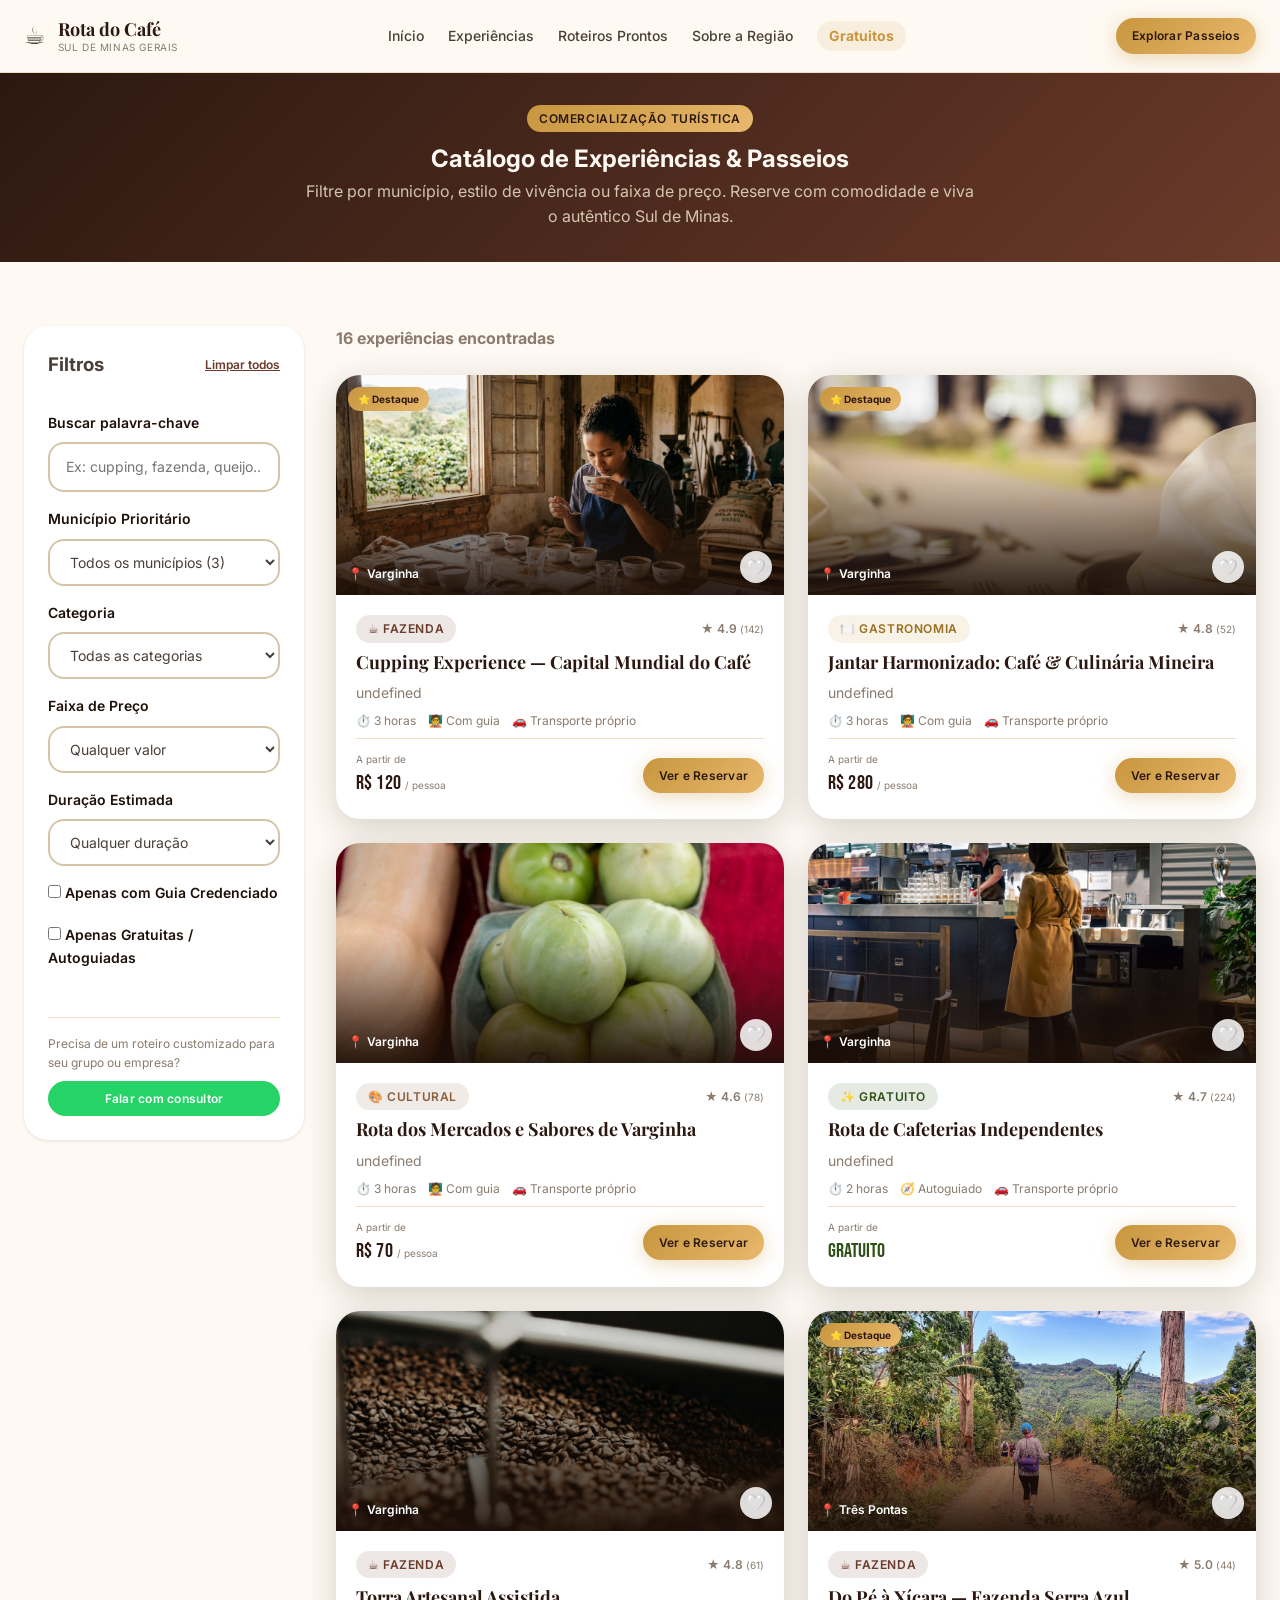
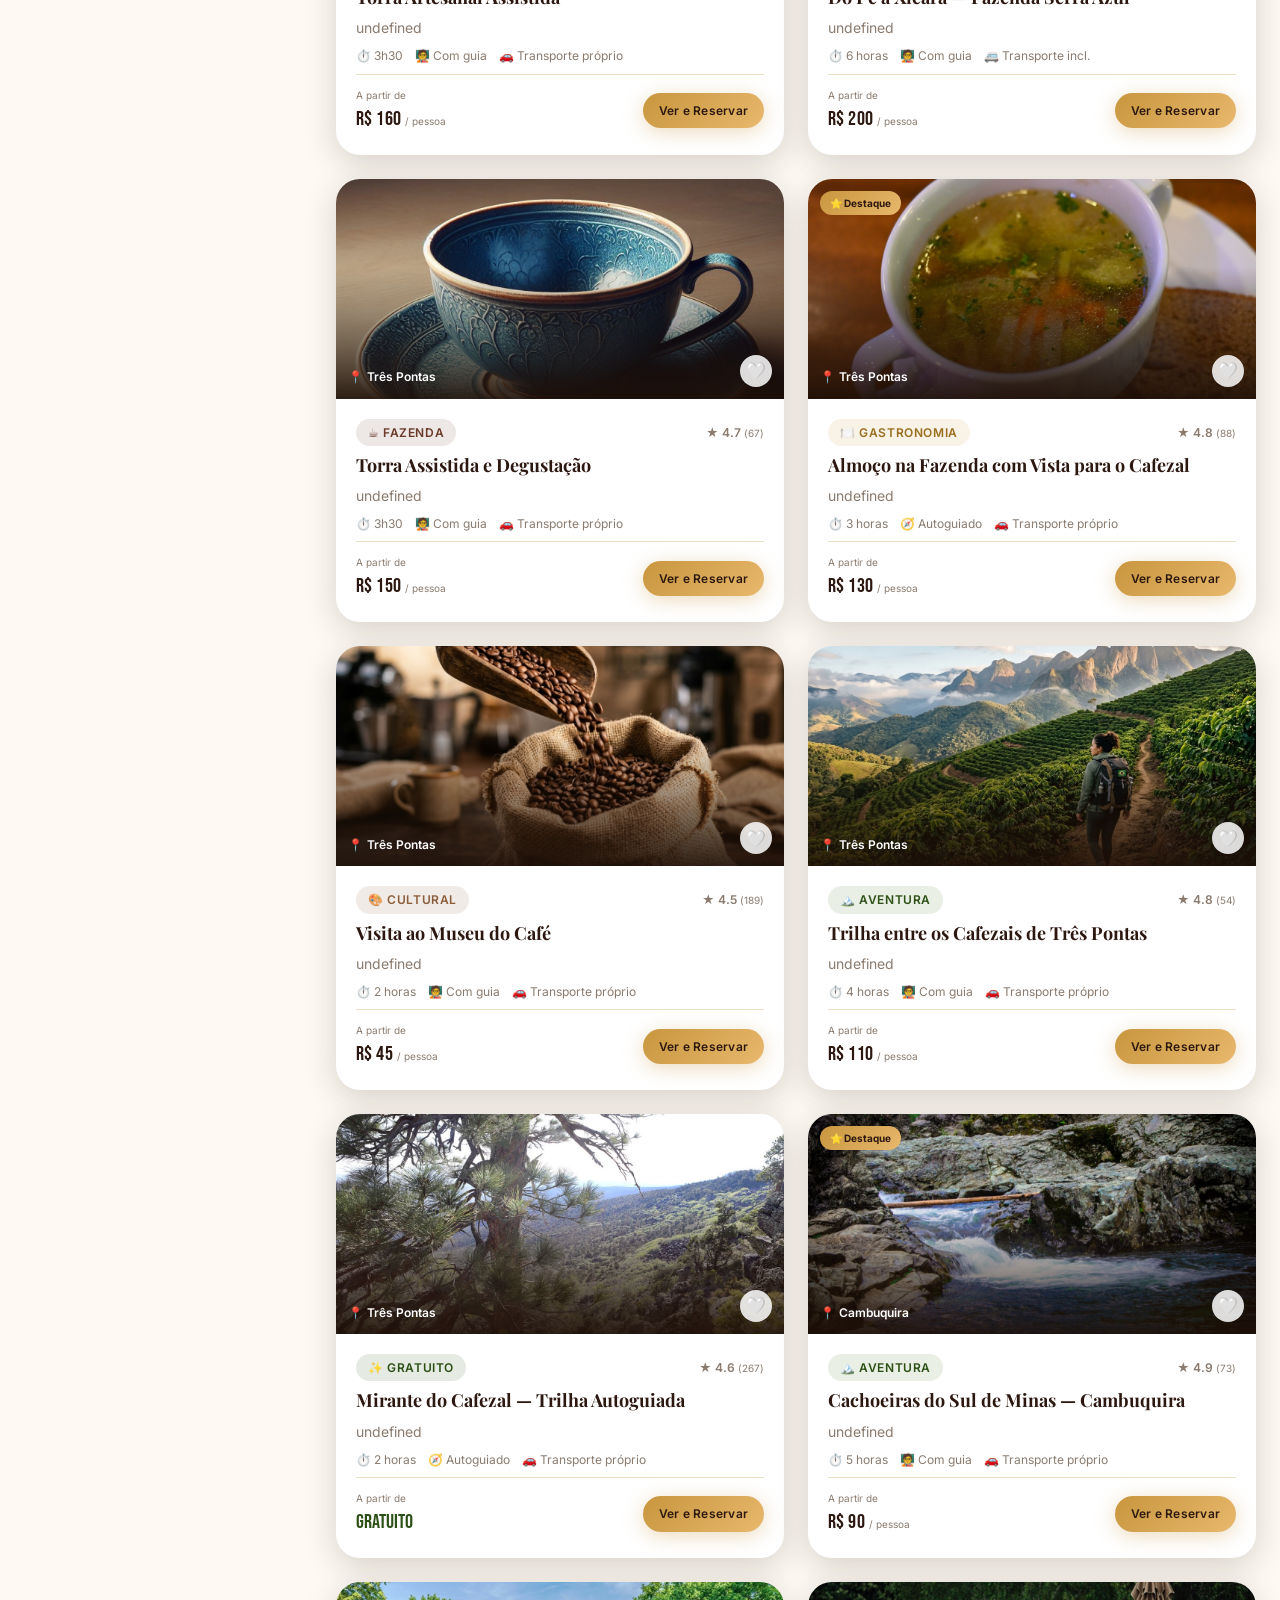
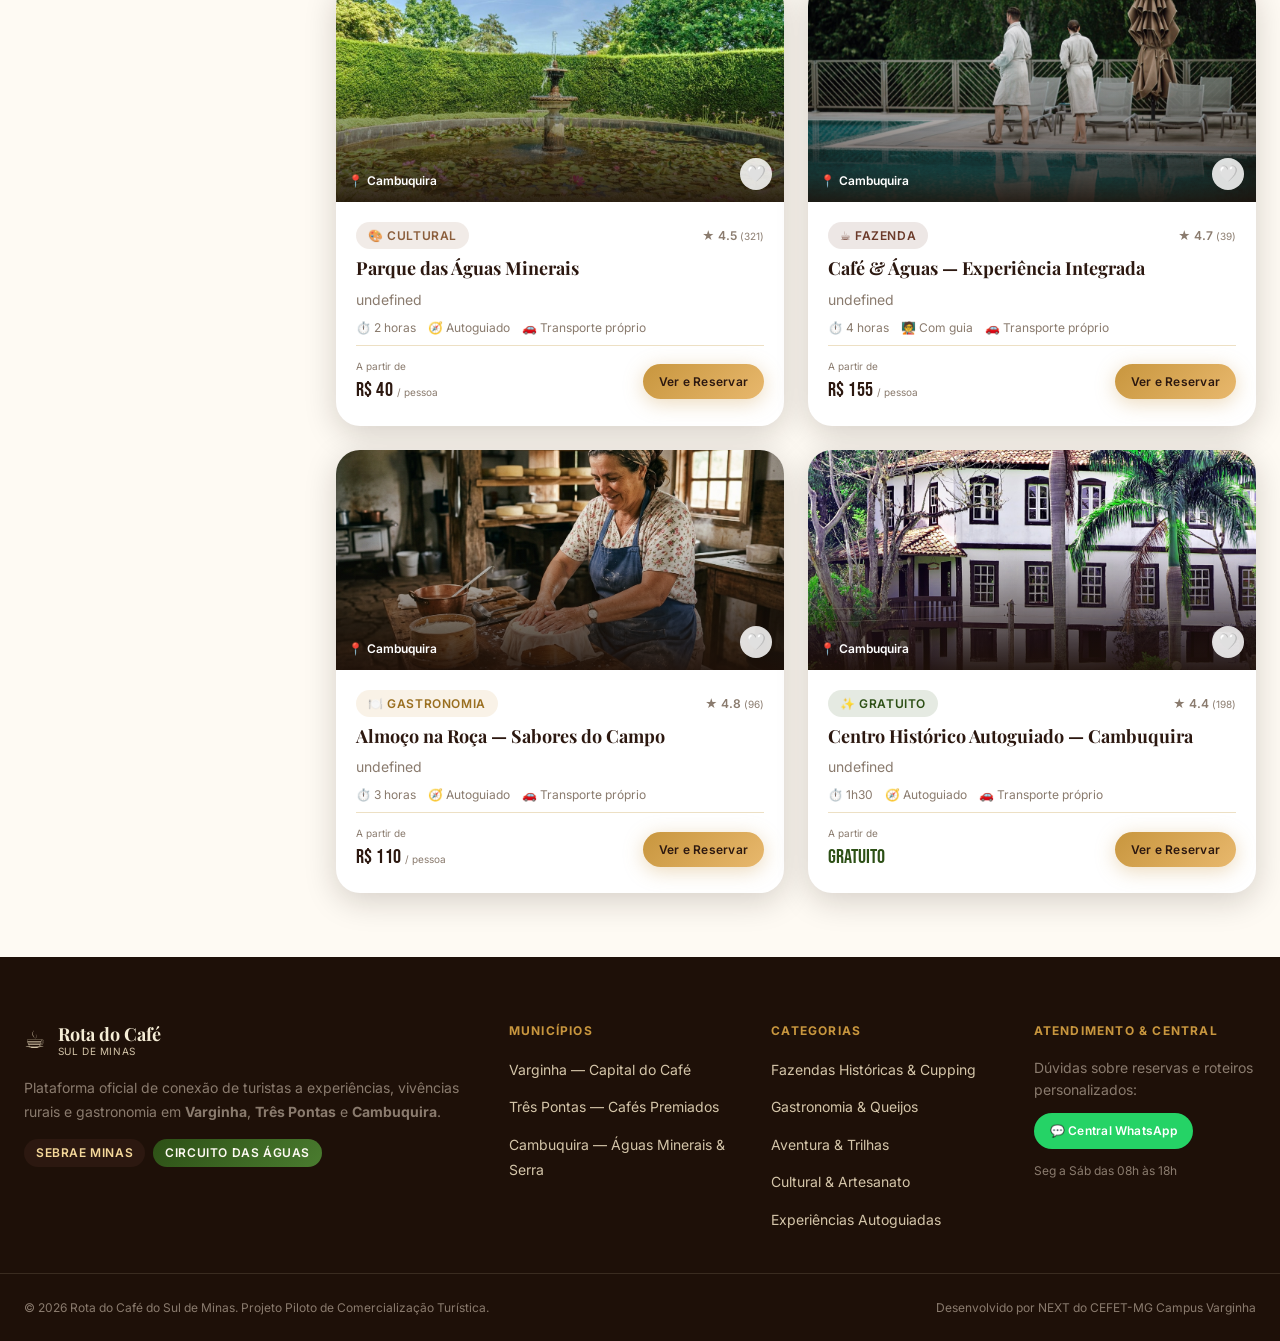
<file: experiencias.html>
<!DOCTYPE html>
<html lang="pt-BR">
<head>
  <meta charset="UTF-8">
  <meta name="viewport" content="width=device-width, initial-scale=1.0">
  <link rel="preconnect" href="https://fonts.googleapis.com">
  <link rel="preconnect" href="https://fonts.gstatic.com" crossorigin>
  <link href="https://fonts.googleapis.com/css2?family=Plus+Jakarta+Sans:wght@400;500;600;700;800&family=Playfair+Display:ital,wght@0,600;0,700;1,400&display=swap" rel="stylesheet">
  <link rel="icon" href="data:image/svg+xml,<svg xmlns=%22http://www.w3.org/2000/svg%22 viewBox=%220 0 100 100%22><text y=%22.9em%22 font-size=%2290%22>%E2%98%95</text></svg>">
  <link rel="stylesheet" href="css/variables.css">
  <link rel="stylesheet" href="css/reset.css">
  <link rel="stylesheet" href="css/components.css">
  <link rel="stylesheet" href="css/main.css">
  <title>Catálogo de Experiências — Rota do Café do Sul de Minas</title>
  <meta name="description" content="Passeios em fazendas, degustações de café especial, trilhas e gastronomia em Varginha, Três Pontas e Cambuquira.">
</head>
<body>


  <header class="header">
    <div class="header-container">
      <a href="index.html" class="logo">
        <span class="logo-icon">☕</span>
        <div class="logo-text">
          <span class="logo-title">Rota do Café</span>
          <span class="logo-subtitle">Sul de Minas Gerais</span>
        </div>
      </a>
      <nav class="nav-links">
        <a href="index.html">Início</a>
        <a href="experiencias.html">Experiências</a>
        <a href="roteiros.html">Roteiros Prontos</a>
        <a href="sobre.html">Sobre a Região</a>
        <a href="experiencias.html?preco=free" class="nav-highlight">Gratuitos</a>
      </nav>
      <div class="header-actions">
        <a href="experiencias.html" class="btn btn-primary btn-sm">Explorar Passeios</a>
        <button class="mobile-toggle" aria-label="Menu Mobile">
          <span></span><span></span><span></span>
        </button>
      </div>
    </div>
  </header>


  <section class="catalog-hero py-8 bg-cafe text-white">
    <div class="container text-center">
      <span class="badge badge-dourado">Comercialização Turística</span>
      <h1 class="text-white mt-2">Catálogo de Experiências & Passeios</h1>
      <p class="text-muted-light max-w-2xl mx-auto">
        Filtre por município, estilo de vivência ou faixa de preço. Reserve com comodidade e viva o autêntico Sul de Minas.
      </p>
    </div>
  </section>

  <main class="section-padded">
    <div class="container">
      <div class="catalog-layout">
        
        <!-- SIDEBAR DE FILTROS -->
        <aside class="catalog-sidebar">
          <div class="sidebar-card">
            <div class="flex-between mb-4">
              <h3 class="font-bold">Filtros</h3>
              <button id="resetFilters" class="btn-link text-xs">Limpar todos</button>
            </div>

            <!-- Busca Textual -->
            <div class="filter-group">
              <label for="searchInput">Buscar palavra-chave</label>
              <input type="text" id="searchInput" placeholder="Ex: cupping, fazenda, queijo..." class="form-input">
            </div>

            <!-- Município -->
            <div class="filter-group">
              <label for="cityFilter">Município Prioritário</label>
              <select id="cityFilter" class="form-select">
                <option value="all">Todos os municípios (3)</option>
                <option value="Varginha">Varginha</option>
                <option value="Três Pontas">Três Pontas</option>
                <option value="Cambuquira">Cambuquira</option>
              </select>
            </div>

            <!-- Categoria -->
            <div class="filter-group">
              <label for="catFilter">Categoria</label>
              <select id="catFilter" class="form-select">
                <option value="all">Todas as categorias</option>
                <option value="fazenda">☕ Fazendas de Café</option>
                <option value="gastronomia">🍽️ Gastronomia & Queijos</option>
                <option value="aventura">🏔️ Aventura & Natureza</option>
                <option value="cultural">🎨 Cultural & Artesanato</option>
                <option value="gratuita">✨ Experiências Gratuitas</option>
              </select>
            </div>

            <!-- Faixa de Preço -->
            <div class="filter-group">
              <label for="priceFilter">Faixa de Preço</label>
              <select id="priceFilter" class="form-select">
                <option value="all">Qualquer valor</option>
                <option value="free">Apenas Gratuitas</option>
                <option value="0-100">Até R$ 100 / pessoa</option>
                <option value="100-200">R$ 100 a R$ 200 / pessoa</option>
                <option value="200+">Acima de R$ 200 / pessoa</option>
              </select>
            </div>

            <!-- Duração -->
            <div class="filter-group">
              <label for="durationFilter">Duração Estimada</label>
              <select id="durationFilter" class="form-select">
                <option value="all">Qualquer duração</option>
                <option value="short">Rápido (até 2 horas)</option>
                <option value="half">Meio período (2h a 4h)</option>
                <option value="full">Dia inteiro (4h ou mais)</option>
              </select>
            </div>

            <!-- Checkboxes Rápidos -->
            <div class="filter-checkboxes">
              <label class="checkbox-label">
                <input type="checkbox" id="guideFilter">
                <span>Apenas com Guia Credenciado</span>
              </label>
              <label class="checkbox-label">
                <input type="checkbox" id="freeFilter">
                <span>Apenas Gratuitas / Autoguiadas</span>
              </label>
            </div>

            <div class="sidebar-help mt-6">
              <p class="text-xs text-muted">Precisa de um roteiro customizado para seu grupo ou empresa?</p>
              <a href="https://wa.me/5535999887766" target="_blank" class="btn btn-whatsapp btn-sm w-full mt-2">
                Falar com consultor
              </a>
            </div>
          </div>
        </aside>

        <!-- ÁREA DO GRID -->
        <section class="catalog-content">
          <div class="catalog-header-bar flex-between align-center mb-6">
            <span id="resultsCount" class="font-bold text-muted">Carregando experiências...</span>
          </div>

          <div id="catalogGrid" class="grid-2 gap-6">
            <!-- Renderizado dinamicamente via catalog.js -->
          </div>
        </section>

      </div>
    </div>
  </main>


  <footer class="footer">
    <div class="container footer-content">
      <div class="footer-col brand-col">
        <div class="logo mb-4">
          <span class="logo-icon">☕</span>
          <div class="logo-text">
            <span class="logo-title">Rota do Café</span>
            <span class="logo-subtitle">Sul de Minas</span>
          </div>
        </div>
        <p class="text-sm text-muted">
          Plataforma oficial de conexão de turistas a experiências, vivências rurais e gastronomia em <strong>Varginha</strong>, <strong>Três Pontas</strong> e <strong>Cambuquira</strong>.
        </p>
        <div class="footer-badges mt-4">
          <span class="badge badge-cafe">Sebrae Minas</span>
          <span class="badge badge-verde">Circuito das Águas</span>
        </div>
      </div>

      <div class="footer-col">
        <h4>Municípios</h4>
        <ul>
          <li><a href="experiencias.html?municipio=Varginha">Varginha — Capital do Café</a></li>
          <li><a href="experiencias.html?municipio=Tr%C3%AAs+Pontas">Três Pontas — Cafés Premiados</a></li>
          <li><a href="experiencias.html?municipio=Cambuquira">Cambuquira — Águas Minerais & Serra</a></li>
        </ul>
      </div>

      <div class="footer-col">
        <h4>Categorias</h4>
        <ul>
          <li><a href="experiencias.html?categoria=fazenda">Fazendas Históricas & Cupping</a></li>
          <li><a href="experiencias.html?categoria=gastronomia">Gastronomia & Queijos</a></li>
          <li><a href="experiencias.html?categoria=aventura">Aventura & Trilhas</a></li>
          <li><a href="experiencias.html?categoria=cultural">Cultural & Artesanato</a></li>
          <li><a href="experiencias.html?preco=free">Experiências Autoguiadas</a></li>
        </ul>
      </div>

      <div class="footer-col">
        <h4>Atendimento & Central</h4>
        <p class="text-sm text-muted mb-3">Dúvidas sobre reservas e roteiros personalizados:</p>
        <a href="https://wa.me/5535999887766" target="_blank" class="btn btn-whatsapp btn-sm">
          <span>💬 Central WhatsApp</span>
        </a>
        <p class="text-xs text-muted mt-3">Seg a Sáb das 08h às 18h</p>
      </div>
    </div>

    <div class="footer-bottom">
      <div class="container flex-between">
        <p class="text-xs text-muted">© 2026 Rota do Café do Sul de Minas. Projeto Piloto de Comercialização Turística.</p>
        <p class="text-xs text-muted">Desenvolvido por NEXT do CEFET-MG Campus Varginha</p>
      </div>
    </div>
  </footer>
  <button id="backToTop" class="back-to-top" aria-label="Voltar ao topo">↑</button>


  <script src="js/data.js"></script>
  <script src="js/main.js"></script>
  <script src="js/catalog.js"></script>
</body>
</html>
</file>
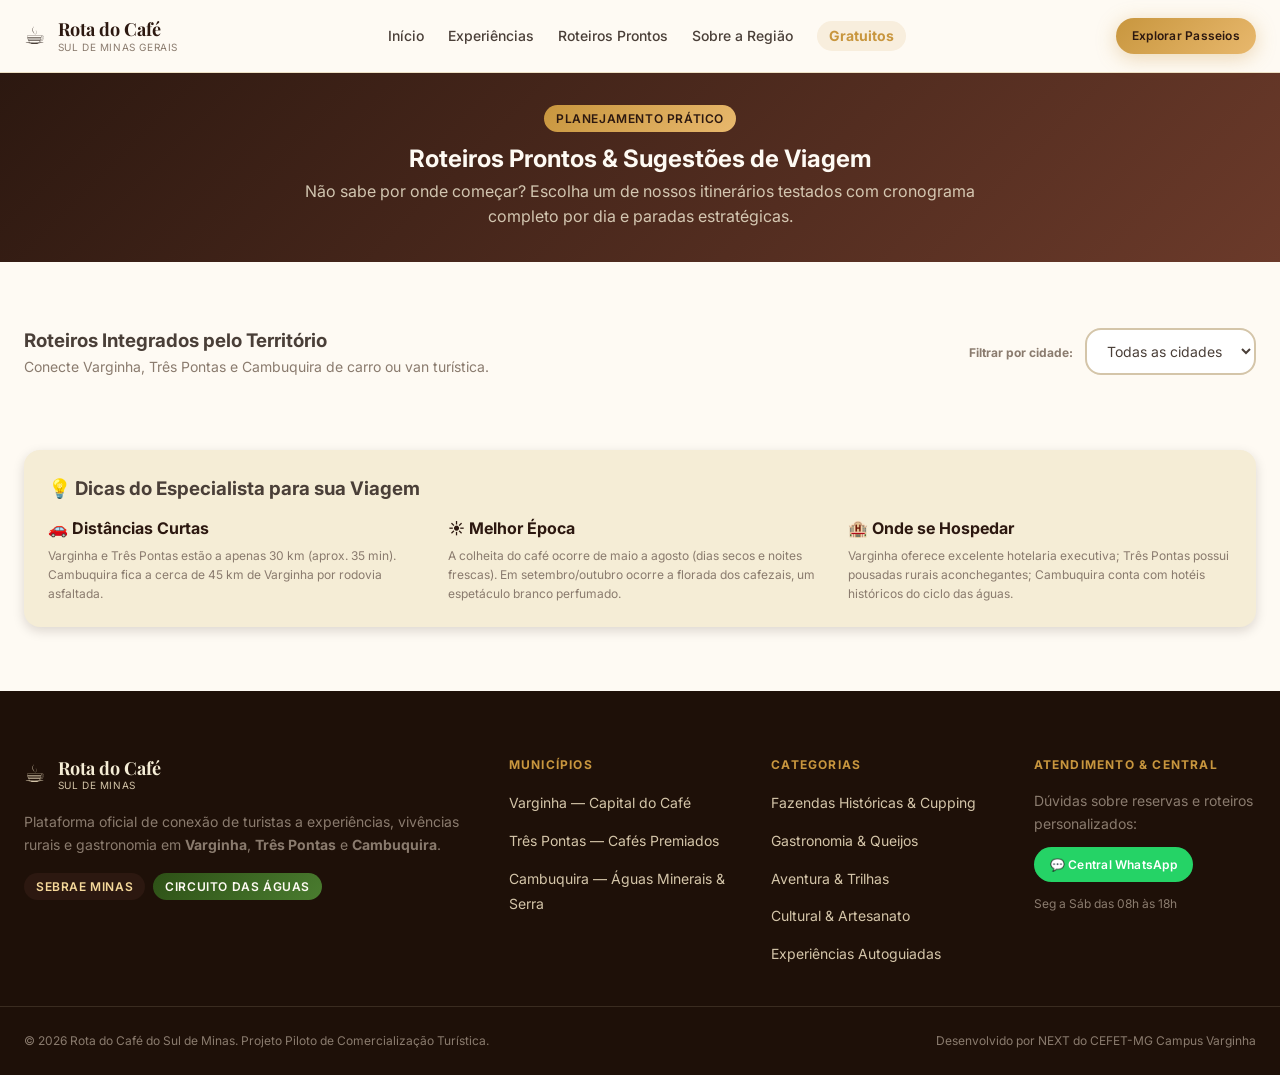
<file: roteiros.html>
<!DOCTYPE html>
<html lang="pt-BR">
<head>
  <meta charset="UTF-8">
  <meta name="viewport" content="width=device-width, initial-scale=1.0">
  <link rel="preconnect" href="https://fonts.googleapis.com">
  <link rel="preconnect" href="https://fonts.gstatic.com" crossorigin>
  <link href="https://fonts.googleapis.com/css2?family=Plus+Jakarta+Sans:wght@400;500;600;700;800&family=Playfair+Display:ital,wght@0,600;0,700;1,400&display=swap" rel="stylesheet">
  <link rel="icon" href="data:image/svg+xml,<svg xmlns=%22http://www.w3.org/2000/svg%22 viewBox=%220 0 100 100%22><text y=%22.9em%22 font-size=%2290%22>%E2%98%95</text></svg>">
  <link rel="stylesheet" href="css/variables.css">
  <link rel="stylesheet" href="css/reset.css">
  <link rel="stylesheet" href="css/components.css">
  <link rel="stylesheet" href="css/main.css">
  <title>Roteiros Prontos de Viagem — Rota do Café Sul de Minas</title>
  <meta name="description" content="Roteiros planejados conectando Varginha, Três Pontas e Cambuquira. Itinerários de 1 a 3 dias para amantes de café e turismo rural.">
</head>
<body>


  <header class="header">
    <div class="header-container">
      <a href="index.html" class="logo">
        <span class="logo-icon">☕</span>
        <div class="logo-text">
          <span class="logo-title">Rota do Café</span>
          <span class="logo-subtitle">Sul de Minas Gerais</span>
        </div>
      </a>
      <nav class="nav-links">
        <a href="index.html">Início</a>
        <a href="experiencias.html">Experiências</a>
        <a href="roteiros.html">Roteiros Prontos</a>
        <a href="sobre.html">Sobre a Região</a>
        <a href="experiencias.html?preco=free" class="nav-highlight">Gratuitos</a>
      </nav>
      <div class="header-actions">
        <a href="experiencias.html" class="btn btn-primary btn-sm">Explorar Passeios</a>
        <button class="mobile-toggle" aria-label="Menu Mobile">
          <span></span><span></span><span></span>
        </button>
      </div>
    </div>
  </header>


  <section class="catalog-hero py-8 bg-cafe text-white">
    <div class="container text-center">
      <span class="badge badge-dourado">Planejamento Prático</span>
      <h1 class="text-white mt-2">Roteiros Prontos & Sugestões de Viagem</h1>
      <p class="text-muted-light max-w-2xl mx-auto">
        Não sabe por onde começar? Escolha um de nossos itinerários testados com cronograma completo por dia e paradas estratégicas.
      </p>
    </div>
  </section>

  <main class="section-padded">
    <div class="container">
      
      <div class="flex-between align-center mb-6">
        <div>
          <h3>Roteiros Integrados pelo Território</h3>
          <p class="text-muted text-sm">Conecte Varginha, Três Pontas e Cambuquira de carro ou van turística.</p>
        </div>
        <div>
          <label for="itineraryFilterCity" class="text-xs font-bold text-muted mr-2">Filtrar por cidade:</label>
          <select id="itineraryFilterCity" class="form-select inline-block w-auto">
            <option value="all">Todas as cidades</option>
            <option value="Varginha">Varginha</option>
            <option value="Três Pontas">Três Pontas</option>
            <option value="Cambuquira">Cambuquira</option>
          </select>
        </div>
      </div>

      <div id="itineraryGrid" class="grid-3 gap-6">
        <!-- Renderizado dinamicamente via itinerary.js -->
      </div>

      <!-- Box de Dicas de Viagem -->
      <div class="travel-tips-box mt-12 p-6 rounded shadow-md bg-light">
        <h3 class="mb-3">💡 Dicas do Especialista para sua Viagem</h3>
        <div class="grid-3 gap-4">
          <div>
            <strong>🚗 Distâncias Curtas</strong>
            <p class="text-xs text-muted mt-1">Varginha e Três Pontas estão a apenas 30 km (aprox. 35 min). Cambuquira fica a cerca de 45 km de Varginha por rodovia asfaltada.</p>
          </div>
          <div>
            <strong>☀️ Melhor Época</strong>
            <p class="text-xs text-muted mt-1">A colheita do café ocorre de maio a agosto (dias secos e noites frescas). Em setembro/outubro ocorre a florada dos cafezais, um espetáculo branco perfumado.</p>
          </div>
          <div>
            <strong>🏨 Onde se Hospedar</strong>
            <p class="text-xs text-muted mt-1">Varginha oferece excelente hotelaria executiva; Três Pontas possui pousadas rurais aconchegantes; Cambuquira conta com hotéis históricos do ciclo das águas.</p>
          </div>
        </div>
      </div>

    </div>
  </main>


  <footer class="footer">
    <div class="container footer-content">
      <div class="footer-col brand-col">
        <div class="logo mb-4">
          <span class="logo-icon">☕</span>
          <div class="logo-text">
            <span class="logo-title">Rota do Café</span>
            <span class="logo-subtitle">Sul de Minas</span>
          </div>
        </div>
        <p class="text-sm text-muted">
          Plataforma oficial de conexão de turistas a experiências, vivências rurais e gastronomia em <strong>Varginha</strong>, <strong>Três Pontas</strong> e <strong>Cambuquira</strong>.
        </p>
        <div class="footer-badges mt-4">
          <span class="badge badge-cafe">Sebrae Minas</span>
          <span class="badge badge-verde">Circuito das Águas</span>
        </div>
      </div>

      <div class="footer-col">
        <h4>Municípios</h4>
        <ul>
          <li><a href="experiencias.html?municipio=Varginha">Varginha — Capital do Café</a></li>
          <li><a href="experiencias.html?municipio=Tr%C3%AAs+Pontas">Três Pontas — Cafés Premiados</a></li>
          <li><a href="experiencias.html?municipio=Cambuquira">Cambuquira — Águas Minerais & Serra</a></li>
        </ul>
      </div>

      <div class="footer-col">
        <h4>Categorias</h4>
        <ul>
          <li><a href="experiencias.html?categoria=fazenda">Fazendas Históricas & Cupping</a></li>
          <li><a href="experiencias.html?categoria=gastronomia">Gastronomia & Queijos</a></li>
          <li><a href="experiencias.html?categoria=aventura">Aventura & Trilhas</a></li>
          <li><a href="experiencias.html?categoria=cultural">Cultural & Artesanato</a></li>
          <li><a href="experiencias.html?preco=free">Experiências Autoguiadas</a></li>
        </ul>
      </div>

      <div class="footer-col">
        <h4>Atendimento & Central</h4>
        <p class="text-sm text-muted mb-3">Dúvidas sobre reservas e roteiros personalizados:</p>
        <a href="https://wa.me/5535999887766" target="_blank" class="btn btn-whatsapp btn-sm">
          <span>💬 Central WhatsApp</span>
        </a>
        <p class="text-xs text-muted mt-3">Seg a Sáb das 08h às 18h</p>
      </div>
    </div>

    <div class="footer-bottom">
      <div class="container flex-between">
        <p class="text-xs text-muted">© 2026 Rota do Café do Sul de Minas. Projeto Piloto de Comercialização Turística.</p>
        <p class="text-xs text-muted">Desenvolvido por NEXT do CEFET-MG Campus Varginha</p>
      </div>
    </div>
  </footer>
  <button id="backToTop" class="back-to-top" aria-label="Voltar ao topo">↑</button>


  <script src="js/data.js"></script>
  <script src="js/main.js"></script>
  <script src="js/itinerary.js"></script>
</body>
</html>
</file>
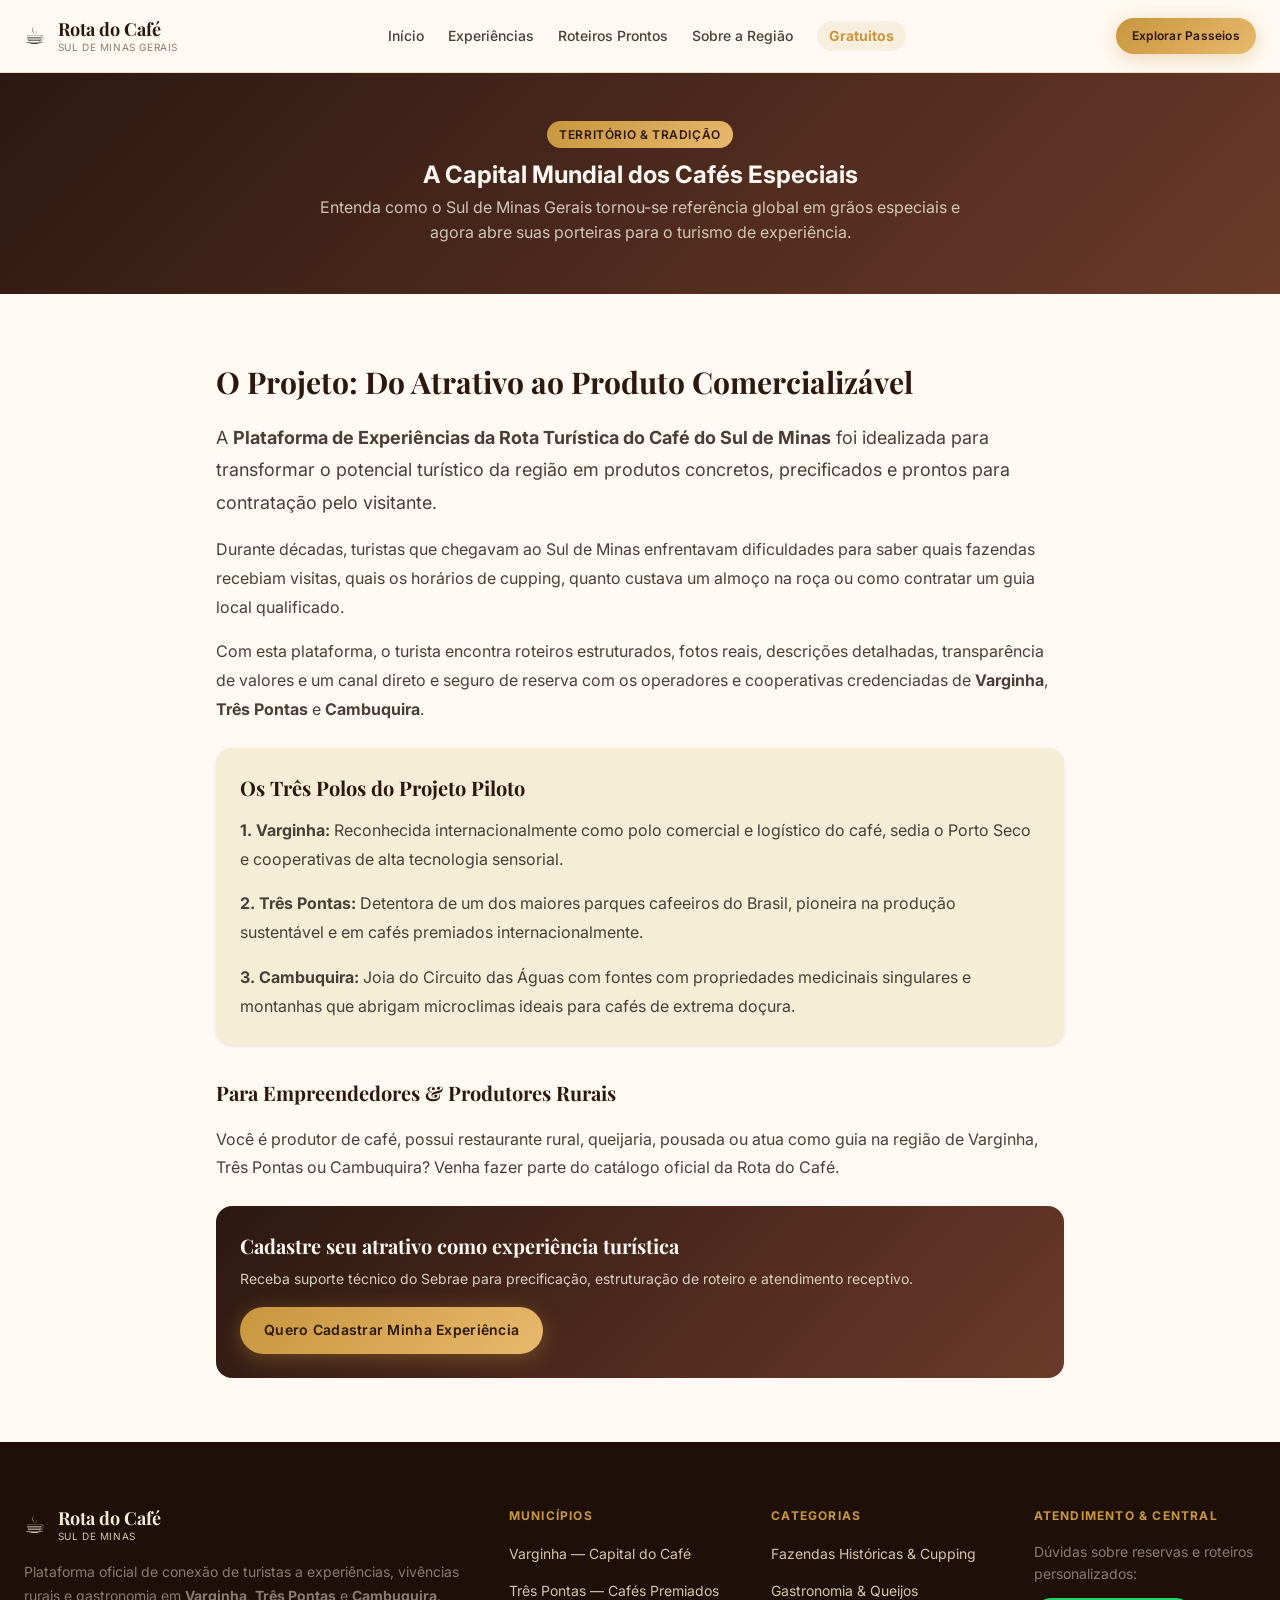
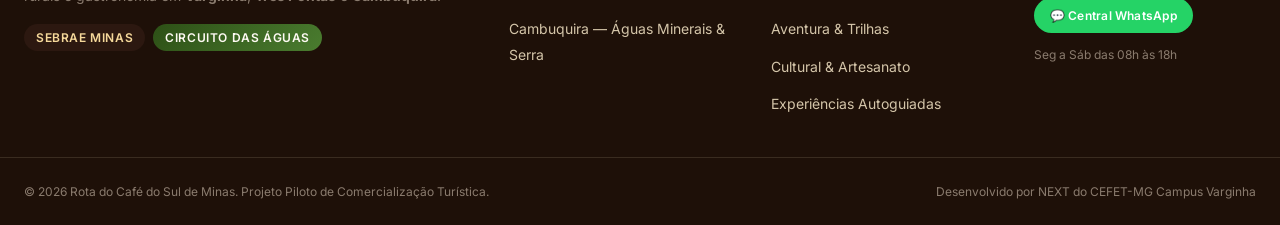
<file: sobre.html>
<!DOCTYPE html>
<html lang="pt-BR">
<head>
  <meta charset="UTF-8">
  <meta name="viewport" content="width=device-width, initial-scale=1.0">
  <link rel="preconnect" href="https://fonts.googleapis.com">
  <link rel="preconnect" href="https://fonts.gstatic.com" crossorigin>
  <link href="https://fonts.googleapis.com/css2?family=Plus+Jakarta+Sans:wght@400;500;600;700;800&family=Playfair+Display:ital,wght@0,600;0,700;1,400&display=swap" rel="stylesheet">
  <link rel="icon" href="data:image/svg+xml,<svg xmlns=%22http://www.w3.org/2000/svg%22 viewBox=%220 0 100 100%22><text y=%22.9em%22 font-size=%2290%22>%E2%98%95</text></svg>">
  <link rel="stylesheet" href="css/variables.css">
  <link rel="stylesheet" href="css/reset.css">
  <link rel="stylesheet" href="css/components.css">
  <link rel="stylesheet" href="css/main.css">
  <title>Sobre o Território Cafeeiro — Rota do Café Sul de Minas</title>
  <meta name="description" content="Conheça a história, a tradição e o projeto de comercialização turística da Rota do Café em Varginha, Três Pontas e Cambuquira.">
</head>
<body>


  <header class="header">
    <div class="header-container">
      <a href="index.html" class="logo">
        <span class="logo-icon">☕</span>
        <div class="logo-text">
          <span class="logo-title">Rota do Café</span>
          <span class="logo-subtitle">Sul de Minas Gerais</span>
        </div>
      </a>
      <nav class="nav-links">
        <a href="index.html">Início</a>
        <a href="experiencias.html">Experiências</a>
        <a href="roteiros.html">Roteiros Prontos</a>
        <a href="sobre.html">Sobre a Região</a>
        <a href="experiencias.html?preco=free" class="nav-highlight">Gratuitos</a>
      </nav>
      <div class="header-actions">
        <a href="experiencias.html" class="btn btn-primary btn-sm">Explorar Passeios</a>
        <button class="mobile-toggle" aria-label="Menu Mobile">
          <span></span><span></span><span></span>
        </button>
      </div>
    </div>
  </header>


  <section class="catalog-hero py-12 bg-cafe text-white">
    <div class="container text-center">
      <span class="badge badge-dourado">Território & Tradição</span>
      <h1 class="text-white mt-2">A Capital Mundial dos Cafés Especiais</h1>
      <p class="text-muted-light max-w-2xl mx-auto">
        Entenda como o Sul de Minas Gerais tornou-se referência global em grãos especiais e agora abre suas porteiras para o turismo de experiência.
      </p>
    </div>
  </section>

  <main class="section-padded">
    <div class="container max-w-4xl">
      
      <article class="about-article">
        <h2 class="mb-4">O Projeto: Do Atrativo ao Produto Comercializável</h2>
        <p class="lead text-muted mb-4">
          A <strong>Plataforma de Experiências da Rota Turística do Café do Sul de Minas</strong> foi idealizada para transformar o potencial turístico da região em produtos concretos, precificados e prontos para contratação pelo visitante.
        </p>

        <p class="mb-4">
          Durante décadas, turistas que chegavam ao Sul de Minas enfrentavam dificuldades para saber quais fazendas recebiam visitas, quais os horários de cupping, quanto custava um almoço na roça ou como contratar um guia local qualificado.
        </p>

        <p class="mb-6">
          Com esta plataforma, o turista encontra roteiros estruturados, fotos reais, descrições detalhadas, transparência de valores e um canal direto e seguro de reserva com os operadores e cooperativas credenciadas de <strong>Varginha</strong>, <strong>Três Pontas</strong> e <strong>Cambuquira</strong>.
        </p>

        <div class="p-6 bg-light rounded shadow-sm mb-8">
          <h3 class="mb-3">Os Três Polos do Projeto Piloto</h3>
          <div class="space-y-4">
            <p><strong>1. Varginha:</strong> Reconhecida internacionalmente como polo comercial e logístico do café, sedia o Porto Seco e cooperativas de alta tecnologia sensorial.</p>
            <p><strong>2. Três Pontas:</strong> Detentora de um dos maiores parques cafeeiros do Brasil, pioneira na produção sustentável e em cafés premiados internacionalmente.</p>
            <p><strong>3. Cambuquira:</strong> Joia do Circuito das Águas com fontes com propriedades medicinais singulares e montanhas que abrigam microclimas ideais para cafés de extrema doçura.</p>
          </div>
        </div>

        <h3 class="mb-4">Para Empreendedores & Produtores Rurais</h3>
        <p class="mb-4">
          Você é produtor de café, possui restaurante rural, queijaria, pousada ou atua como guia na região de Varginha, Três Pontas ou Cambuquira? Venha fazer parte do catálogo oficial da Rota do Café.
        </p>

        <div class="cta-box p-6 bg-cafe text-white rounded mt-6">
          <h4 class="text-white">Cadastre seu atrativo como experiência turística</h4>
          <p class="text-sm text-muted-light mt-1 mb-4">Receba suporte técnico do Sebrae para precificação, estruturação de roteiro e atendimento receptivo.</p>
          <a href="https://wa.me/5535999887766?text=Ola%2C+sou+produtor+e+gostaria+de+cadastrar+minha+propriedade+na+Rota+do+Cafe" target="_blank" class="btn btn-primary">
            Quero Cadastrar Minha Experiência
          </a>
        </div>
      </article>

    </div>
  </main>


  <footer class="footer">
    <div class="container footer-content">
      <div class="footer-col brand-col">
        <div class="logo mb-4">
          <span class="logo-icon">☕</span>
          <div class="logo-text">
            <span class="logo-title">Rota do Café</span>
            <span class="logo-subtitle">Sul de Minas</span>
          </div>
        </div>
        <p class="text-sm text-muted">
          Plataforma oficial de conexão de turistas a experiências, vivências rurais e gastronomia em <strong>Varginha</strong>, <strong>Três Pontas</strong> e <strong>Cambuquira</strong>.
        </p>
        <div class="footer-badges mt-4">
          <span class="badge badge-cafe">Sebrae Minas</span>
          <span class="badge badge-verde">Circuito das Águas</span>
        </div>
      </div>

      <div class="footer-col">
        <h4>Municípios</h4>
        <ul>
          <li><a href="experiencias.html?municipio=Varginha">Varginha — Capital do Café</a></li>
          <li><a href="experiencias.html?municipio=Tr%C3%AAs+Pontas">Três Pontas — Cafés Premiados</a></li>
          <li><a href="experiencias.html?municipio=Cambuquira">Cambuquira — Águas Minerais & Serra</a></li>
        </ul>
      </div>

      <div class="footer-col">
        <h4>Categorias</h4>
        <ul>
          <li><a href="experiencias.html?categoria=fazenda">Fazendas Históricas & Cupping</a></li>
          <li><a href="experiencias.html?categoria=gastronomia">Gastronomia & Queijos</a></li>
          <li><a href="experiencias.html?categoria=aventura">Aventura & Trilhas</a></li>
          <li><a href="experiencias.html?categoria=cultural">Cultural & Artesanato</a></li>
          <li><a href="experiencias.html?preco=free">Experiências Autoguiadas</a></li>
        </ul>
      </div>

      <div class="footer-col">
        <h4>Atendimento & Central</h4>
        <p class="text-sm text-muted mb-3">Dúvidas sobre reservas e roteiros personalizados:</p>
        <a href="https://wa.me/5535999887766" target="_blank" class="btn btn-whatsapp btn-sm">
          <span>💬 Central WhatsApp</span>
        </a>
        <p class="text-xs text-muted mt-3">Seg a Sáb das 08h às 18h</p>
      </div>
    </div>

    <div class="footer-bottom">
      <div class="container flex-between">
        <p class="text-xs text-muted">© 2026 Rota do Café do Sul de Minas. Projeto Piloto de Comercialização Turística.</p>
        <p class="text-xs text-muted">Desenvolvido por NEXT do CEFET-MG Campus Varginha</p>
      </div>
    </div>
  </footer>
  <button id="backToTop" class="back-to-top" aria-label="Voltar ao topo">↑</button>


  <script src="js/data.js"></script>
  <script src="js/main.js"></script>
</body>
</html>
</file>
<file: css/variables.css>
/* ============================================================
   ROTA DO CAFE DO SUL DE MINAS - Design Tokens
   ============================================================ */

@import url('https://fonts.googleapis.com/css2?family=Playfair+Display:ital,wght@0,400;0,600;0,700;0,900;1,400;1,600&family=Inter:wght@300;400;500;600;700&family=Bebas+Neue&display=swap');

:root {
  --cafe-escuro:   #1E1008;
  --cafe-profundo: #2C1810;
  --cafe-medio:    #6B3A2A;
  --cafe-claro:    #8B5E3C;
  --dourado:       #C8963E;
  --dourado-claro: #E8B86D;
  --dourado-pale:  #F5D89A;
  --verde-mata:    #1E3A0F;
  --verde-escuro:  #2D5016;
  --verde-medio:   #4A7C2F;
  --verde-claro:   #6B9E47;
  --verde-menta:   #8DC26B;
  --creme:         #F5EDD6;
  --creme-escuro:  #EDE0C4;
  --areia:         #D4C5A9;
  --argila:        #A8907A;
  --cinza-quente:  #8A7B6E;
  --cinza-escuro:  #4A3F38;
  --branco-quente: #FEFAF3;
  --sucesso:       #2D7A3A;
  --atencao:       #C8963E;
  --erro:          #9B2335;
  --info:          #2D5A8E;
  --grad-hero:     linear-gradient(165deg, rgba(30,16,8,0.85) 0%, rgba(44,24,16,0.6) 50%, rgba(45,80,22,0.4) 100%);
  --grad-cafe:     linear-gradient(135deg, var(--cafe-profundo) 0%, var(--cafe-medio) 100%);
  --grad-dourado:  linear-gradient(135deg, var(--dourado) 0%, var(--dourado-claro) 100%);
  --grad-verde:    linear-gradient(135deg, var(--verde-escuro) 0%, var(--verde-medio) 100%);
  --grad-card:     linear-gradient(180deg, transparent 40%, rgba(30,16,8,0.92) 100%);
  --grad-section:  linear-gradient(180deg, var(--branco-quente) 0%, var(--creme) 100%);
  --font-serif:    'Playfair Display', Georgia, serif;
  --font-sans:     'Inter', system-ui, sans-serif;
  --font-display:  'Bebas Neue', 'Arial Black', sans-serif;
  --text-xs:    0.75rem;
  --text-sm:    0.875rem;
  --text-base:  1rem;
  --text-lg:    1.125rem;
  --text-xl:    1.25rem;
  --text-2xl:   1.5rem;
  --text-3xl:   1.875rem;
  --text-4xl:   2.25rem;
  --text-5xl:   3rem;
  --text-6xl:   3.75rem;
  --text-7xl:   4.5rem;
  --space-1:   0.25rem;
  --space-2:   0.5rem;
  --space-3:   0.75rem;
  --space-4:   1rem;
  --space-5:   1.25rem;
  --space-6:   1.5rem;
  --space-8:   2rem;
  --space-10:  2.5rem;
  --space-12:  3rem;
  --space-16:  4rem;
  --space-20:  5rem;
  --space-24:  6rem;
  --space-32:  8rem;
  --radius-sm:  0.25rem;
  --radius-md:  0.5rem;
  --radius-lg:  1rem;
  --radius-xl:  1.5rem;
  --radius-full: 9999px;
  --shadow-sm:  0 1px 3px rgba(30,16,8,0.12);
  --shadow-md:  0 4px 12px rgba(30,16,8,0.15);
  --shadow-lg:  0 10px 30px rgba(30,16,8,0.20);
  --shadow-xl:  0 20px 50px rgba(30,16,8,0.28);
  --shadow-gold: 0 4px 20px rgba(200,150,62,0.35);
  --shadow-card: 0 8px 32px rgba(30,16,8,0.18);
  --ease-out:   cubic-bezier(0.25, 0.46, 0.45, 0.94);
  --ease-spring: cubic-bezier(0.34, 1.56, 0.64, 1);
  --duration-fast:   150ms;
  --duration-base:   250ms;
  --duration-slow:   400ms;
  --container-max: 1280px;
  --nav-height: 72px;
}
</file>
<file: css/components.css>
/* ============================================================
   ROTA DO CAFE DO SUL DE MINAS - Componentes reutilizáveis
   ============================================================ */

/* ===== BUTTONS ===== */
.btn {
  display: inline-flex;
  align-items: center;
  justify-content: center;
  gap: var(--space-2);
  padding: var(--space-3) var(--space-6);
  border-radius: var(--radius-full);
  font-weight: 600;
  font-size: var(--text-sm);
  letter-spacing: 0.02em;
  transition: all var(--duration-base) var(--ease-out);
  cursor: pointer;
  text-decoration: none;
  white-space: nowrap;
  border: none;
}
.btn-primary {
  background: var(--grad-dourado);
  color: var(--cafe-profundo);
  box-shadow: var(--shadow-gold);
}
.btn-primary:hover {
  transform: translateY(-2px);
  box-shadow: 0 8px 30px rgba(200,150,62,0.5);
}
.btn-secondary {
  background: transparent;
  color: var(--branco-quente);
  border: 2px solid rgba(245,237,214,0.5);
  backdrop-filter: blur(10px);
}
.btn-secondary:hover {
  background: rgba(245,237,214,0.1);
  border-color: var(--creme);
  transform: translateY(-2px);
}
.btn-outline {
  background: transparent;
  color: var(--cafe-medio);
  border: 2px solid var(--cafe-medio);
}
.btn-outline:hover {
  background: var(--cafe-medio);
  color: var(--branco-quente);
  transform: translateY(-2px);
}
.btn-verde {
  background: var(--grad-verde);
  color: var(--branco-quente);
}
.btn-verde:hover {
  transform: translateY(-2px);
  box-shadow: 0 8px 25px rgba(45,80,22,0.4);
}
.btn-lg { padding: var(--space-4) var(--space-8); font-size: var(--text-base); }
.btn-sm { padding: var(--space-2) var(--space-4); font-size: var(--text-xs); }
.btn-whatsapp { background: #25D366; color: white; }
.btn-whatsapp:hover {
  background: #1ebe5a;
  transform: translateY(-2px);
  box-shadow: 0 8px 25px rgba(37,211,102,0.4);
}
.btn-link {
  background: none;
  border: none;
  color: var(--cafe-medio);
  font-weight: 600;
  cursor: pointer;
  text-decoration: underline;
}
.btn-link:hover { color: var(--dourado); }

/* ===== BADGES ===== */
.badge {
  display: inline-flex;
  align-items: center;
  gap: 4px;
  padding: var(--space-1) var(--space-3);
  border-radius: var(--radius-full);
  font-size: var(--text-xs);
  font-weight: 600;
  letter-spacing: 0.05em;
  text-transform: uppercase;
}
.badge-sm { padding: 2px var(--space-2); font-size: 10px; }
.badge-fazenda     { background: rgba(107,58,42,0.12); color: var(--cafe-medio); }
.badge-gastronomia { background: rgba(200,150,62,0.12); color: #9A6F20; }
.badge-aventura    { background: rgba(74,124,47,0.12); color: var(--verde-escuro); }
.badge-cultural    { background: rgba(139,94,60,0.12); color: var(--cafe-claro); }
.badge-gratuita    { background: rgba(45,80,22,0.12); color: var(--verde-escuro); }
.badge-cafe        { background: var(--cafe-profundo); color: var(--dourado-pale); }
.badge-dourado     { background: var(--grad-dourado); color: var(--cafe-profundo); }
.badge-verde       { background: var(--grad-verde); color: var(--branco-quente); }

/* ===== FORMS ===== */
.form-group { display: flex; flex-direction: column; gap: var(--space-2); }
.form-group label {
  font-size: var(--text-sm);
  font-weight: 600;
  color: var(--cafe-escuro);
}
.form-input, .form-select, .form-textarea {
  padding: var(--space-3) var(--space-4);
  border: 2px solid var(--areia);
  border-radius: var(--radius-lg);
  font-size: var(--text-sm);
  color: var(--cinza-escuro);
  background: white;
  transition: border-color var(--duration-base) var(--ease-out);
  width: 100%;
}
.form-input:focus, .form-select:focus, .form-textarea:focus {
  border-color: var(--dourado);
  box-shadow: 0 0 0 3px rgba(200,150,62,0.15);
}
.form-textarea { resize: vertical; min-height: 90px; }
.checkbox-label {
  display: flex;
  align-items: center;
  gap: var(--space-2);
  font-size: var(--text-sm);
  color: var(--cinza-escuro);
  cursor: pointer;
}
.checkbox-label input { width: auto; accent-color: var(--dourado); }

/* ===== EXPERIENCE CARDS (renderizados via JS) ===== */
.card {
  background: white;
  border-radius: var(--radius-xl);
  overflow: hidden;
  box-shadow: var(--shadow-card);
  transition: all var(--duration-slow) var(--ease-out);
  display: flex;
  flex-direction: column;
  height: 100%;
}
.card-exp:hover, .itinerary-card:hover {
  transform: translateY(-8px);
  box-shadow: var(--shadow-xl);
}
.card-img-box { position: relative; height: 220px; overflow: hidden; }
.card-img-box img { width: 100%; height: 100%; object-fit: cover; transition: transform var(--duration-slow) var(--ease-out); }
.card-exp:hover .card-img-box img { transform: scale(1.08); }
.card-img-overlay {
  position: absolute;
  inset: 0;
  display: flex;
  align-items: flex-end;
  justify-content: space-between;
  padding: var(--space-3);
  background: var(--grad-card);
}
.card-city {
  color: white;
  font-size: var(--text-xs);
  font-weight: 600;
  display: inline-flex;
  align-items: center;
  gap: 4px;
}
.card-destaque {
  position: absolute;
  top: var(--space-3);
  left: var(--space-3);
  background: var(--grad-dourado);
  color: var(--cafe-profundo);
  padding: 4px 10px;
  border-radius: var(--radius-full);
  font-size: 10px;
  font-weight: 700;
}
.fav-btn {
  background: rgba(255,255,255,0.85);
  border: none;
  border-radius: 50%;
  width: 32px;
  height: 32px;
  display: inline-flex;
  align-items: center;
  justify-content: center;
  cursor: pointer;
  font-size: var(--text-base);
  transition: transform var(--duration-fast);
  flex-shrink: 0;
}
.fav-btn:hover { transform: scale(1.15); }
.card-body { padding: var(--space-5); flex: 1; display: flex; flex-direction: column; gap: var(--space-2); }
.card-meta-top { display: flex; align-items: center; justify-content: space-between; }
.card-rating { font-size: var(--text-xs); color: var(--cinza-quente); font-weight: 600; }
.card-rating small { color: var(--cinza-quente); font-weight: 400; }
.card-title { font-family: var(--font-serif); font-size: var(--text-lg); font-weight: 700; line-height: 1.3; }
.card-title a { color: var(--cafe-profundo); }
.card-title a:hover { color: var(--dourado); }
.card-desc {
  font-size: var(--text-sm);
  color: var(--cinza-quente);
  line-height: 1.5;
  display: -webkit-box;
  -webkit-line-clamp: 2;
  -webkit-box-orient: vertical;
  overflow: hidden;
}
.card-specs {
  display: flex;
  flex-wrap: wrap;
  gap: var(--space-3);
  font-size: var(--text-xs);
  color: var(--cinza-quente);
}
.card-footer {
  display: flex;
  align-items: center;
  justify-content: space-between;
  margin-top: auto;
  padding-top: var(--space-3);
  border-top: 1px solid var(--creme-escuro);
}
.card-price small { display: block; font-size: 10px; color: var(--cinza-quente); }
.card-price strong, .price-val { font-family: var(--font-display); font-size: var(--text-xl); color: var(--cafe-profundo); letter-spacing: 0.02em; }
.price-free { font-family: var(--font-display); font-size: var(--text-xl); color: var(--verde-escuro); }
.price-sub { font-size: 10px; color: var(--cinza-quente); }
.text-free { color: var(--verde-escuro); font-family: var(--font-display); }

.card-sm { flex-direction: row; height: auto; }
.card-sm img { width: 96px; height: 96px; object-fit: cover; flex-shrink: 0; }
.card-sm .p-4 { padding: var(--space-4); flex: 1; }
.card-sm h4 { font-size: var(--text-sm); margin-top: var(--space-1); }
.card-sm h4 a { color: var(--cafe-profundo); }

/* ===== EMPTY STATE ===== */
.empty-state {
  grid-column: 1 / -1;
  text-align: center;
  padding: var(--space-16) var(--space-6);
  background: white;
  border-radius: var(--radius-xl);
  box-shadow: var(--shadow-sm);
}
.empty-icon { font-size: 3rem; margin-bottom: var(--space-4); }
.empty-state h3 { font-family: var(--font-serif); color: var(--cafe-profundo); margin-bottom: var(--space-2); }
.empty-state p { color: var(--cinza-quente); margin-bottom: var(--space-6); }

/* ===== ITINERARY CARDS (roteiros.html) ===== */
.itinerary-card { cursor: default; }
.itinerary-header {
  padding: var(--space-6);
  color: white;
  min-height: 160px;
  display: flex;
  flex-direction: column;
  justify-content: flex-end;
  gap: var(--space-1);
}
.itinerary-header h3 { font-family: var(--font-serif); font-size: var(--text-xl); }
.itinerary-header p { font-size: var(--text-sm); color: rgba(255,255,255,0.85); }
.itinerary-steps { display: flex; flex-direction: column; gap: var(--space-3); margin: var(--space-4) 0; }
.step-item { display: flex; gap: var(--space-3); align-items: flex-start; }
.step-num {
  width: 26px;
  height: 26px;
  border-radius: 50%;
  background: var(--grad-dourado);
  color: var(--cafe-profundo);
  font-size: var(--text-xs);
  font-weight: 700;
  display: flex;
  align-items: center;
  justify-content: center;
  flex-shrink: 0;
}
.step-content strong { font-size: var(--text-sm); color: var(--cafe-profundo); }

/* ===== TERRITORY / CITY CARDS (index.html) ===== */
.city-card {
  background: white;
  border-radius: var(--radius-xl);
  overflow: hidden;
  box-shadow: var(--shadow-card);
  transition: all var(--duration-slow) var(--ease-out);
}
.city-card:hover { transform: translateY(-8px); box-shadow: var(--shadow-xl); }
.city-card-img {
  position: relative;
  height: 200px;
  background-size: cover;
  background-position: center;
  display: flex;
  align-items: flex-end;
  padding: var(--space-3);
}
.city-card-img::before {
  content: '';
  position: absolute;
  inset: 0;
  background: linear-gradient(180deg, transparent 40%, rgba(30,16,8,0.85) 100%);
}
.city-badge {
  position: relative;
  z-index: 1;
  background: var(--grad-dourado);
  color: var(--cafe-profundo);
  padding: 4px 12px;
  border-radius: var(--radius-full);
  font-size: var(--text-xs);
  font-weight: 700;
}
.city-card-body { padding: var(--space-6); }
.city-card-body h3 { font-family: var(--font-serif); font-size: var(--text-xl); color: var(--cafe-profundo); margin-bottom: var(--space-2); }
.city-card-body > p { font-size: var(--text-sm); color: var(--cinza-quente); margin-bottom: var(--space-4); }
.city-features { display: flex; flex-direction: column; gap: var(--space-2); }
.city-features li { font-size: var(--text-sm); color: var(--cinza-escuro); }

/* ===== ITINERARY MINI CARD (index.html, sobre bg-cafe) ===== */
.itinerary-mini-card {
  background: rgba(255,255,255,0.06);
  border: 1px solid rgba(255,255,255,0.12);
  border-radius: var(--radius-xl);
  padding: var(--space-6);
  backdrop-filter: blur(6px);
  display: flex;
  flex-direction: column;
  gap: var(--space-2);
}
.itinerary-mini-card h3 { font-family: var(--font-serif); font-size: var(--text-xl); color: var(--branco-quente); }

/* ===== HOW IT WORKS (step-guide) ===== */
.step-guide { }
.step-card { text-align: center; display: flex; flex-direction: column; align-items: center; gap: var(--space-3); }
.step-icon {
  width: 56px;
  height: 56px;
  border-radius: 50%;
  background: var(--grad-cafe);
  color: var(--dourado-pale);
  font-family: var(--font-display);
  font-size: var(--text-xl);
  display: flex;
  align-items: center;
  justify-content: center;
}
.step-card h4 { font-family: var(--font-serif); font-size: var(--text-base); color: var(--cafe-profundo); }

/* ===== BOOKING CARD (experiencia.html) ===== */
.booking-card {
  background: white;
  border-radius: var(--radius-xl);
  box-shadow: var(--shadow-xl);
  padding: var(--space-6);
  position: sticky;
  top: calc(var(--nav-height) + var(--space-4));
}
.booking-header { border-bottom: 1px solid var(--creme-escuro); padding-bottom: var(--space-4); margin-bottom: var(--space-4); }
.booking-price-val {
  font-family: var(--font-display);
  font-size: var(--text-4xl);
  color: var(--cafe-profundo);
  margin-top: var(--space-1);
}
.booking-price-val .val { font-family: var(--font-display); }
.booking-price-val small { font-family: var(--font-sans); font-size: var(--text-sm); color: var(--cinza-quente); font-weight: 400; }
.booking-specs { display: flex; flex-direction: column; gap: var(--space-2); margin-bottom: var(--space-4); }
.spec-row {
  display: flex;
  align-items: center;
  justify-content: space-between;
  font-size: var(--text-sm);
  color: var(--cinza-escuro);
  padding: var(--space-2) 0;
  border-bottom: 1px dashed var(--creme-escuro);
}
.spec-row span { color: var(--cinza-quente); }
.booking-form { border-top: 1px solid var(--creme-escuro); padding-top: var(--space-4); }
.booking-total-summary { background: var(--creme); }
.icon-pin { font-style: normal; }
</file>
<file: css/main.css>
@import url('./variables.css');
@import url('./reset.css');
@import url('./components.css');

/* ===== LAYOUT ===== */
.container {
  max-width: var(--container-max);
  margin: 0 auto;
  padding: 0 var(--space-6);
}
.section-padded { padding: var(--space-16) 0; }
.grid-3 { display: grid; grid-template-columns: repeat(3, 1fr); gap: var(--space-8); }
.grid-4 { display: grid; grid-template-columns: repeat(4, 1fr); gap: var(--space-6); }
.grid-2 { display: grid; grid-template-columns: repeat(2, 1fr); gap: var(--space-8); }

/* ===== HEADER ===== */
.header {
  position: sticky;
  top: 0;
  z-index: 1000;
  background: var(--branco-quente);
  border-bottom: 1px solid var(--creme-escuro);
  transition: box-shadow var(--duration-base) var(--ease-out);
}
.header.scrolled { box-shadow: var(--shadow-md); }
.header-container {
  max-width: var(--container-max);
  margin: 0 auto;
  padding: 0 var(--space-6);
  height: var(--nav-height);
  display: flex;
  align-items: center;
  justify-content: space-between;
  gap: var(--space-6);
}
.logo { display: flex; align-items: center; gap: var(--space-3); flex-shrink: 0; }
.logo-icon { font-size: var(--text-2xl); }
.logo-text { display: flex; flex-direction: column; line-height: 1.2; }
.logo-title { font-family: var(--font-serif); font-weight: 700; color: var(--cafe-profundo); font-size: var(--text-lg); }
.logo-subtitle { font-size: 10px; color: var(--cinza-quente); text-transform: uppercase; letter-spacing: 0.06em; }
.nav-links { display: flex; align-items: center; gap: var(--space-6); }
.nav-links a { font-size: var(--text-sm); font-weight: 500; color: var(--cinza-escuro); transition: color var(--duration-fast); }
.nav-links a:hover { color: var(--dourado); }
.nav-highlight {
  background: rgba(200,150,62,0.12);
  color: var(--dourado) !important;
  padding: var(--space-1) var(--space-3);
  border-radius: var(--radius-full);
  font-weight: 700 !important;
}
.header-actions { display: flex; align-items: center; gap: var(--space-4); }
.mobile-toggle {
  display: none;
  flex-direction: column;
  gap: 5px;
  background: none;
  border: none;
  cursor: pointer;
  padding: var(--space-2);
}
.mobile-toggle span { display: block; width: 22px; height: 2px; background: var(--cafe-profundo); transition: all var(--duration-base); }
.mobile-toggle.active span:nth-child(1) { transform: translateY(7px) rotate(45deg); }
.mobile-toggle.active span:nth-child(2) { opacity: 0; }
.mobile-toggle.active span:nth-child(3) { transform: translateY(-7px) rotate(-45deg); }

/* ===== HERO (index.html) ===== */
.hero-section {
  padding: var(--space-24) 0 var(--space-16);
  display: flex;
  align-items: center;
}
.hero-content { max-width: 780px; margin: 0 auto; padding: 0 var(--space-6); text-align: center; }
.hero-tag {
  display: inline-block;
  font-size: var(--text-xs);
  font-weight: 700;
  letter-spacing: 0.1em;
  text-transform: uppercase;
  color: var(--dourado-claro);
  margin-bottom: var(--space-4);
}
.hero-title {
  font-family: var(--font-serif);
  font-size: clamp(2.2rem, 5vw, 3.75rem);
  font-weight: 700;
  color: var(--branco-quente);
  line-height: 1.15;
  margin-bottom: var(--space-5);
}
.hero-sub { font-size: var(--text-lg); color: rgba(245,237,214,0.9); line-height: 1.6; margin-bottom: var(--space-8); }

.hero-search-box {
  background: rgba(255,255,255,0.96);
  border-radius: var(--radius-xl);
  padding: var(--space-5);
  display: flex;
  flex-wrap: wrap;
  gap: var(--space-4);
  align-items: flex-end;
  box-shadow: var(--shadow-xl);
  text-align: left;
}
.search-field { flex: 1 1 180px; display: flex; flex-direction: column; gap: var(--space-1); }
.search-field label { font-size: var(--text-xs); font-weight: 600; color: var(--cinza-quente); }
.search-field select {
  padding: var(--space-3);
  border: 2px solid var(--creme-escuro);
  border-radius: var(--radius-md);
  font-size: var(--text-sm);
  color: var(--cinza-escuro);
  background: white;
}
.search-submit-btn { flex-shrink: 0; border: none; }

.hero-stats {
  display: flex;
  justify-content: center;
  flex-wrap: wrap;
  gap: var(--space-8);
  margin-top: var(--space-10);
}
.hero-stats .stat-item { display: flex; flex-direction: column; align-items: center; gap: 2px; }
.hero-stats .stat-item strong { font-family: var(--font-display); font-size: var(--text-3xl); color: var(--dourado-claro); }
.hero-stats .stat-item span { font-size: var(--text-xs); color: rgba(245,237,214,0.75); text-transform: uppercase; letter-spacing: 0.05em; }

/* ===== SECTION HEADERS ===== */
.section-header { margin-bottom: var(--space-10); }
.section-header h2 { font-family: var(--font-serif); font-size: var(--text-4xl); color: var(--cafe-profundo); margin: var(--space-3) 0 var(--space-3); line-height: 1.2; }
.section-header p { font-size: var(--text-lg); color: var(--cinza-quente); max-width: 640px; }
.section-header.text-center p { margin: 0 auto; }
.section-header.flex-between { display: flex; justify-content: space-between; margin-bottom: var(--space-8); }
.section-header.align-end { align-items: flex-end; }
.section-dark .section-header h2, .bg-cafe .section-header h2 { color: var(--branco-quente); }
.bg-cafe .section-header p { color: rgba(245,237,214,0.8); }

.city-cards-grid { margin-top: var(--space-10); }

/* ===== FOOTER ===== */
.footer { background: var(--cafe-escuro); color: var(--areia); padding: var(--space-16) 0 var(--space-6); }
.footer-content {
  display: grid;
  grid-template-columns: 2fr 1fr 1fr 1fr;
  gap: var(--space-10);
  padding-bottom: var(--space-10);
}
.footer .logo-title { color: var(--creme); }
.footer .logo-subtitle { color: var(--areia); }
.brand-col p { line-height: 1.7; }
.footer-badges { display: flex; gap: var(--space-2); flex-wrap: wrap; }
.footer-col h4 {
  font-size: var(--text-xs);
  font-weight: 700;
  letter-spacing: 0.1em;
  text-transform: uppercase;
  color: var(--dourado);
  margin-bottom: var(--space-4);
}
.footer-col ul { display: flex; flex-direction: column; gap: var(--space-3); }
.footer-col ul a { font-size: var(--text-sm); color: var(--areia); transition: color var(--duration-fast); }
.footer-col ul a:hover { color: var(--creme); }
.footer-bottom { border-top: 1px solid rgba(212,197,169,0.15); padding-top: var(--space-6); }
.footer-bottom p { font-size: var(--text-xs); color: var(--cinza-quente); }

/* ===== BACK TO TOP ===== */
.back-to-top {
  position: fixed;
  bottom: var(--space-6);
  right: var(--space-6);
  width: 44px;
  height: 44px;
  border-radius: 50%;
  background: var(--grad-dourado);
  color: var(--cafe-profundo);
  border: none;
  font-size: var(--text-lg);
  cursor: pointer;
  box-shadow: var(--shadow-lg);
  opacity: 0;
  visibility: hidden;
  transform: translateY(10px);
  transition: all var(--duration-base) var(--ease-out);
  z-index: 900;
}
.back-to-top.visible { opacity: 1; visibility: visible; transform: translateY(0); }

/* ===== CATALOG PAGE (experiencias.html / roteiros.html / sobre.html hero) ===== */
.catalog-hero { text-align: center; }
.catalog-layout { display: grid; grid-template-columns: 280px 1fr; gap: var(--space-8); align-items: start; }
.catalog-sidebar { position: sticky; top: calc(var(--nav-height) + var(--space-4)); }
.sidebar-card { background: white; border-radius: var(--radius-xl); box-shadow: var(--shadow-sm); padding: var(--space-6); display: flex; flex-direction: column; gap: var(--space-4); }
.sidebar-card label { display: block; font-size: var(--text-sm); font-weight: 600; color: var(--cafe-escuro); margin-bottom: var(--space-2); }
.filter-group { display: flex; flex-direction: column; }
.filter-checkboxes { display: flex; flex-direction: column; gap: var(--space-3); }
.sidebar-help { border-top: 1px solid var(--creme-escuro); padding-top: var(--space-4); }
.catalog-header-bar { }
.catalog-content { min-width: 0; }

/* ===== EXPERIENCE DETAIL PAGE ===== */
.exp-detail-page { padding-top: var(--space-8); padding-bottom: var(--space-16); }
.breadcrumb { font-size: var(--text-sm); color: var(--cinza-quente); }
.breadcrumb a { color: var(--cinza-quente); }
.breadcrumb a:hover { color: var(--dourado); }
.exp-header-info h1 { font-family: var(--font-serif); font-size: var(--text-3xl); color: var(--cafe-profundo); }
.rating-stars { color: #C8963E; font-weight: 700; }
.rating-stars small { color: var(--cinza-quente); font-weight: 400; }
.exp-layout { display: grid; grid-template-columns: 1fr 380px; gap: var(--space-10); align-items: start; }
.exp-main-col { display: flex; flex-direction: column; gap: var(--space-8); min-width: 0; }
.exp-hero-img-box { border-radius: var(--radius-xl); overflow: hidden; height: 420px; }
.exp-hero-img-box img { width: 100%; height: 100%; object-fit: cover; }
.exp-section h3 {
  font-family: var(--font-serif);
  font-size: var(--text-xl);
  color: var(--cafe-profundo);
  margin-bottom: var(--space-3);
  padding-bottom: var(--space-2);
  border-bottom: 2px solid var(--creme-escuro);
}
.exp-section p { color: var(--cinza-escuro); line-height: 1.7; }
.inclusos-list, .nao-inclusos-list { display: flex; flex-direction: column; gap: var(--space-2); }
.inclusos-list li, .nao-inclusos-list li { font-size: var(--text-sm); color: var(--cinza-escuro); }
.inclusos-list li { color: var(--verde-escuro); }
.nao-inclusos-list li { color: var(--argila); }
.info-box-highlight {
  background: var(--creme);
  border-radius: var(--radius-lg);
  padding: var(--space-5);
  display: flex;
  flex-direction: column;
  gap: var(--space-2);
}
.info-box-highlight p { font-size: var(--text-sm); }

/* ===== ABOUT PAGE ===== */
.about-article h2 { font-family: var(--font-serif); font-size: var(--text-3xl); color: var(--cafe-profundo); }
.about-article h3 { font-family: var(--font-serif); font-size: var(--text-xl); color: var(--cafe-profundo); }
.about-article p { color: var(--cinza-escuro); line-height: 1.8; }
.cta-box h4 { font-family: var(--font-serif); font-size: var(--text-xl); }
.about-article .cta-box p { color: rgba(245,237,214,0.85); }
.travel-tips-box strong { color: var(--cafe-profundo); }

/* ===== RESPONSIVE ===== */
@media (max-width: 1024px) {
  .grid-4 { grid-template-columns: repeat(2, 1fr); }
  .grid-3 { grid-template-columns: repeat(2, 1fr); }
  .grid-2 { grid-template-columns: 1fr; }
  .footer-content { grid-template-columns: 1fr 1fr; }
  .nav-links { position: fixed; inset: var(--nav-height) 0 0 0; background: var(--branco-quente); flex-direction: column; justify-content: center; gap: var(--space-8); display: none; }
  .nav-links.open { display: flex; }
  .mobile-toggle { display: flex; }
  .catalog-layout { grid-template-columns: 1fr; }
  .catalog-sidebar { position: static; }
  .exp-layout { grid-template-columns: 1fr; }
  .exp-booking-sidebar .booking-card { position: static; }
}
@media (max-width: 768px) {
  .container, .header-container { padding: 0 var(--space-4); }
  .section-padded { padding: var(--space-10) 0; }
  .grid-3, .grid-4 { grid-template-columns: 1fr; }
  .section-header.flex-between { flex-direction: column; align-items: flex-start; gap: var(--space-4); }
  .hero-search-box { flex-direction: column; align-items: stretch; }
  .footer-content { grid-template-columns: 1fr; }
  .footer-bottom .flex-between { flex-direction: column; gap: var(--space-2); text-align: center; }
}

/* ===== UTILITIES ===== */
.text-center { text-align: center; }
.flex-between { display: flex; align-items: center; justify-content: space-between; }
.align-center { align-items: center; }
.align-end { align-items: flex-end; }
.inline-block { display: inline-block; }
.w-full { width: 100%; }
.w-auto { width: auto; }
.max-w-2xl { max-width: 42rem; }
.max-w-4xl { max-width: 56rem; }
.mx-auto { margin-left: auto; margin-right: auto; }
.rounded { border-radius: var(--radius-lg); }
.shadow-sm { box-shadow: var(--shadow-sm); }
.shadow-md { box-shadow: var(--shadow-md); }
.shadow-lg { box-shadow: var(--shadow-lg); }
.font-bold { font-weight: 700; }
.uppercase { text-transform: uppercase; }
.tracking-wider { letter-spacing: 0.08em; }
.lead { font-size: var(--text-lg); line-height: 1.7; }
.text-xs { font-size: var(--text-xs); }
.text-sm { font-size: var(--text-sm); }
.text-lg { font-size: var(--text-lg); }
.text-white { color: var(--branco-quente); }
.text-muted { color: var(--cinza-quente); }
.text-muted-light { color: rgba(245,237,214,0.8); }
.text-cafe { color: var(--cafe-medio); }
.bg-light { background: var(--creme); }
.bg-cafe { background: var(--grad-cafe); }
.space-y-4 > * + * { margin-top: var(--space-4); }

.mt-1 { margin-top: var(--space-1); } .mb-1 { margin-bottom: var(--space-1); }
.mt-2 { margin-top: var(--space-2); } .mb-2 { margin-bottom: var(--space-2); }
.mt-3 { margin-top: var(--space-3); } .mb-3 { margin-bottom: var(--space-3); }
.mt-4 { margin-top: var(--space-4); } .mb-4 { margin-bottom: var(--space-4); }
.mt-6 { margin-top: var(--space-6); } .mb-6 { margin-bottom: var(--space-6); }
.mt-8 { margin-top: var(--space-8); } .mb-8 { margin-bottom: var(--space-8); }
.mt-12 { margin-top: var(--space-12); }
.mr-2 { margin-right: var(--space-2); }
.p-3 { padding: var(--space-3); }
.p-4 { padding: var(--space-4); }
.p-6 { padding: var(--space-6); }
.py-3 { padding-top: var(--space-3); padding-bottom: var(--space-3); }
.py-8 { padding-top: var(--space-8); padding-bottom: var(--space-8); }
.py-12 { padding-top: var(--space-12); padding-bottom: var(--space-12); }
.gap-4 { gap: var(--space-4); }
.gap-6 { gap: var(--space-6); }
.no-scroll { overflow: hidden; }
</file>
